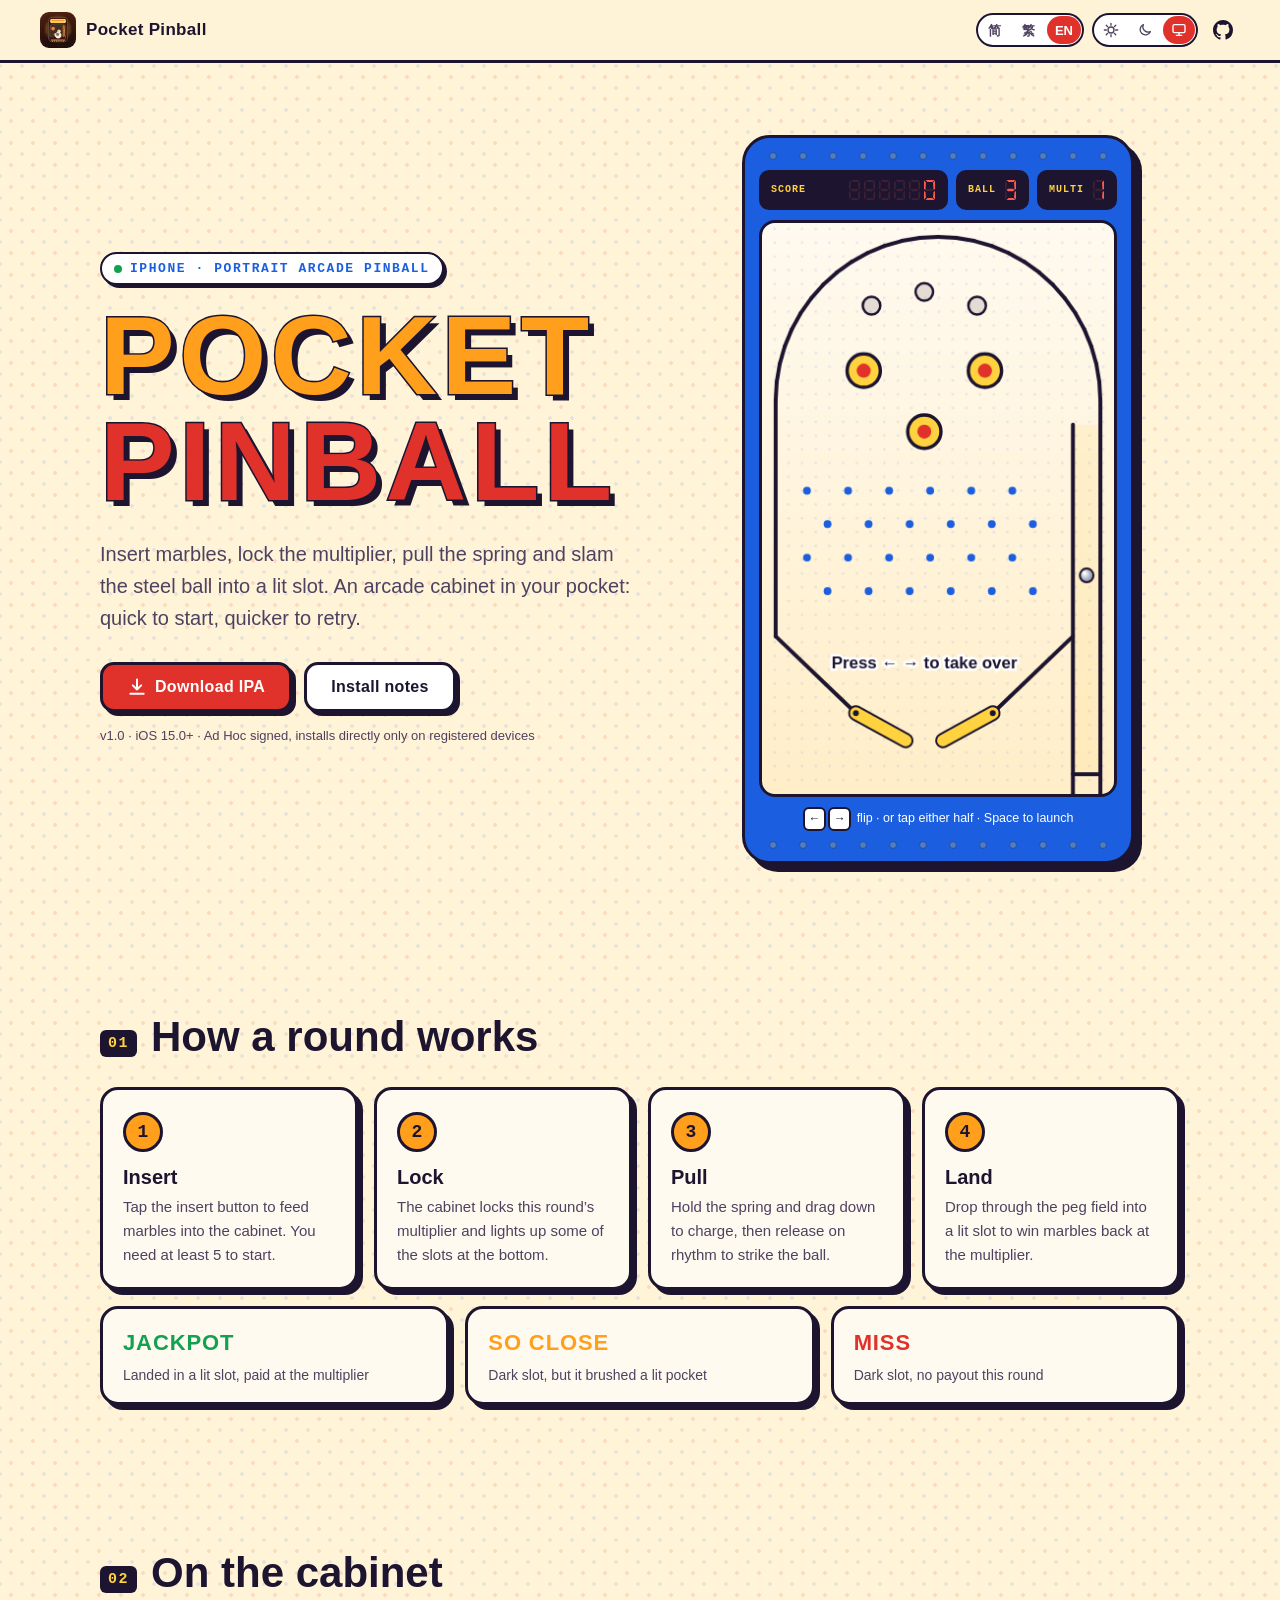
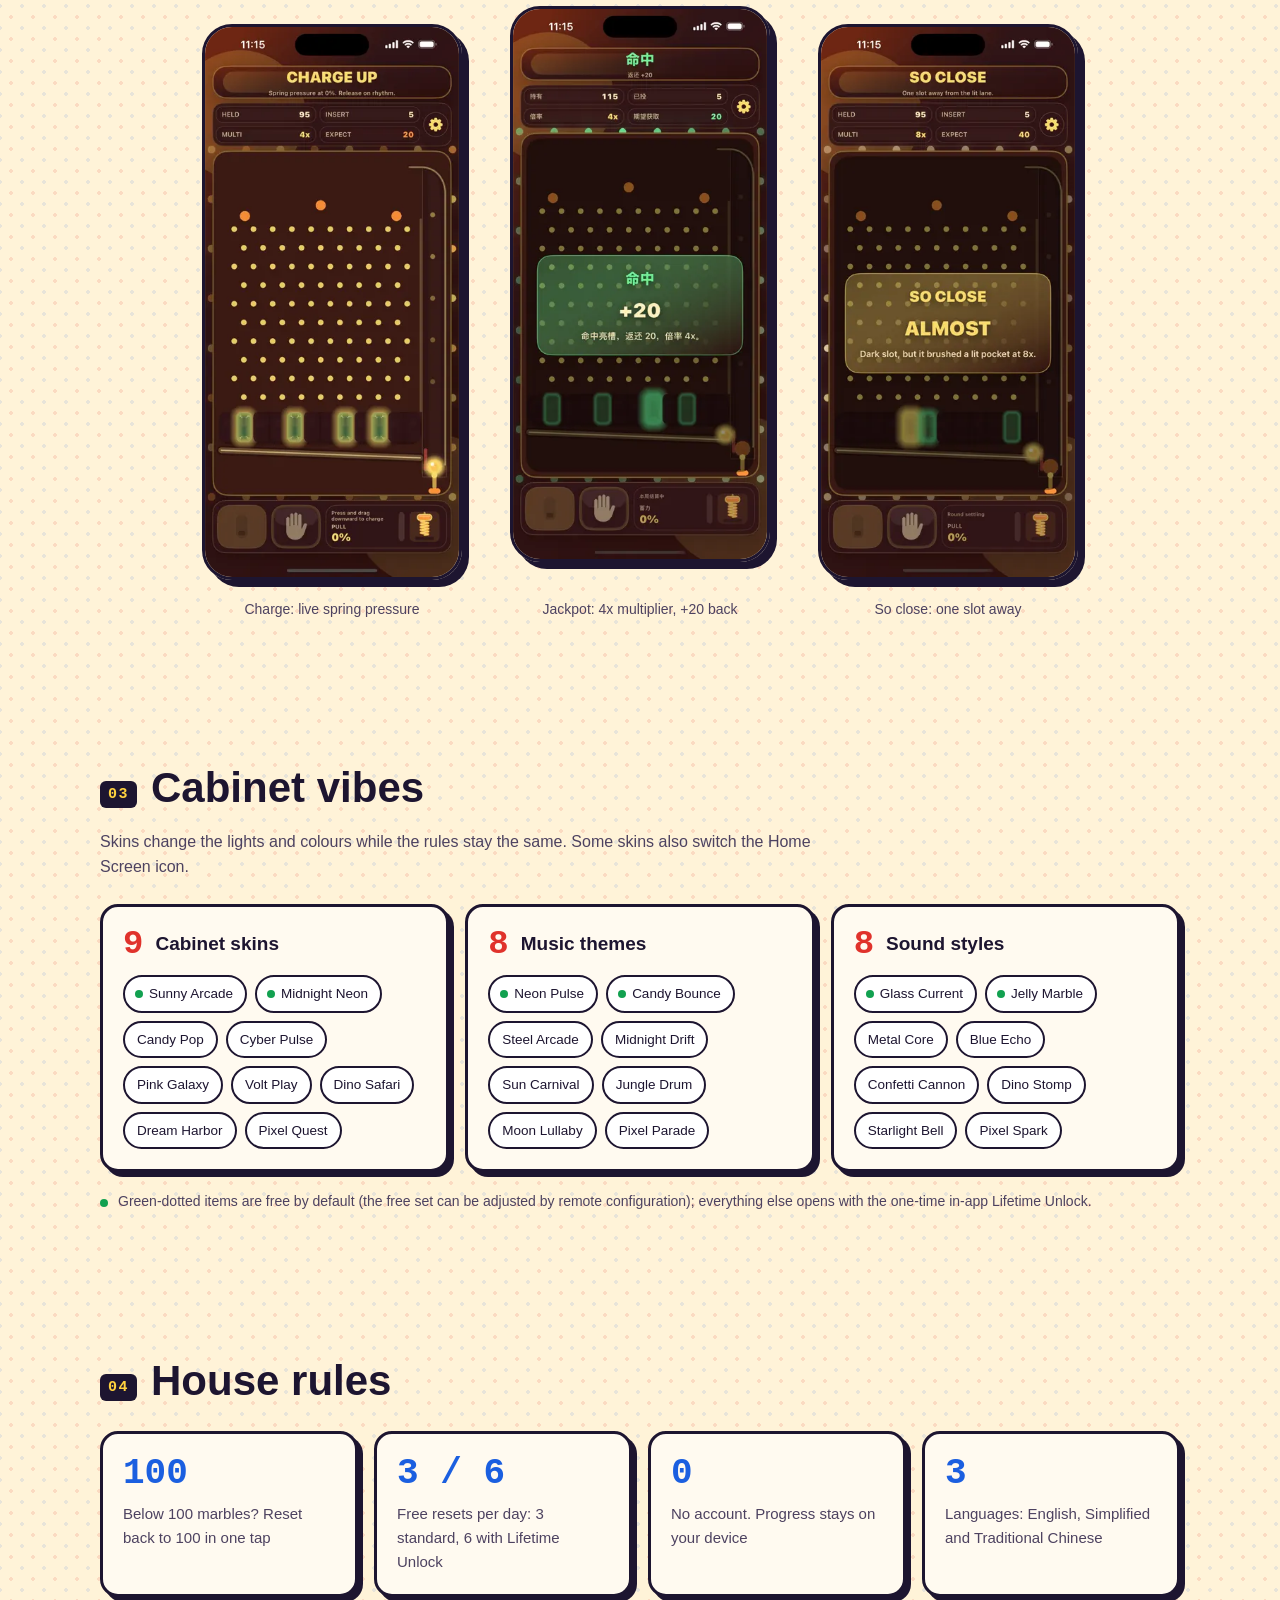
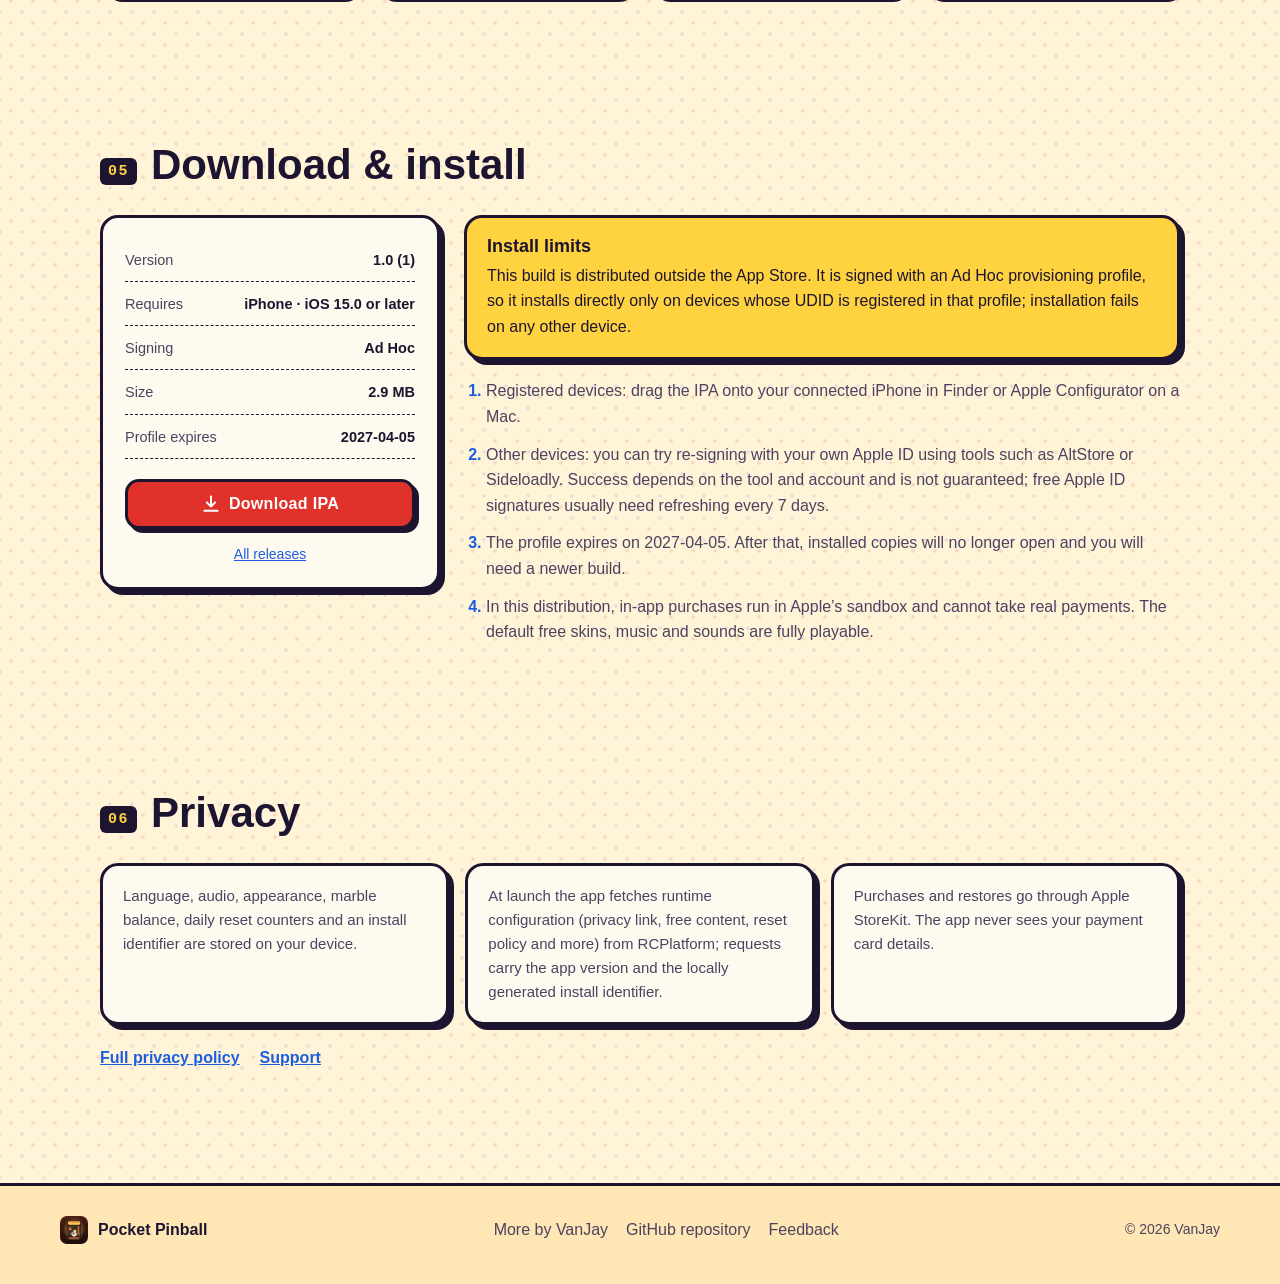
<file: index.html>
<!doctype html>
<html lang="zh-Hans" data-theme="dark">
<head>
<meta charset="utf-8">
<meta name="viewport" content="width=device-width, initial-scale=1, viewport-fit=cover">
<title>Pocket Pinball · 竖屏街机弹珠游戏</title>
<meta name="description" content="Pocket Pinball 是一款 iPhone 竖屏街机弹珠游戏：投珠、锁倍率、拉弹簧，把钢珠砸进亮槽。9 套机台皮肤、8 种背景音乐、8 种音效风格，无需账号。">
<meta name="theme-color" content="#0b0614" id="meta-theme-color">
<meta property="og:type" content="website">
<meta property="og:title" content="Pocket Pinball">
<meta property="og:description" content="iPhone 竖屏街机弹珠游戏：投珠、锁倍率、拉弹簧，把钢珠砸进亮槽。">
<meta property="og:image" content="assets/img/icon-180.png">
<link rel="icon" type="image/png" sizes="32x32" href="assets/img/favicon-32.png">
<link rel="apple-touch-icon" href="assets/img/icon-180.png">
<script>
// 首屏前确定语言与主题，避免闪烁；URL 参数优先于 localStorage
(function () {
  var d = document.documentElement, q = new URLSearchParams(location.search), s = null;
  try { s = localStorage; } catch (e) {}
  var mode = q.get('theme') || (s && s.getItem('pp-theme')) || 'system';
  if (['light', 'dark', 'system'].indexOf(mode) < 0) { mode = 'system'; }
  var dark = mode === 'dark' || (mode === 'system' && matchMedia('(prefers-color-scheme: dark)').matches);
  d.dataset.themeMode = mode;
  d.dataset.theme = dark ? 'dark' : 'light';
  var lang = q.get('lang') || (s && s.getItem('pp-lang'));
  if (['zh-Hans', 'zh-Hant', 'en'].indexOf(lang) < 0) {
    lang = 'en';
    var list = navigator.languages || [navigator.language || 'en'];
    for (var i = 0; i < list.length; i++) {
      var l = String(list[i]).toLowerCase();
      if (/^zh-(tw|hk|mo|hant)/.test(l)) { lang = 'zh-Hant'; break; }
      if (/^zh/.test(l)) { lang = 'zh-Hans'; break; }
      if (/^en/.test(l)) { break; }
    }
  }
  d.lang = lang;
})();
</script>
<link rel="stylesheet" href="assets/site.css">
</head>
<body>
<div class="crt" aria-hidden="true"></div>
<a class="skip" href="#main" data-i18n="skip">跳到正文</a>

<header class="top">
  <a class="brand" href="./" aria-label="Pocket Pinball">
    <img src="assets/img/icon-64.webp" srcset="assets/img/icon-64.webp 1x, assets/img/icon-128.webp 2x" width="36" height="36" alt="Pocket Pinball 图标" data-i18n-alt="iconAlt" decoding="async">
    <span class="brand-name">Pocket Pinball</span>
  </a>
  <nav class="tools">
    <div class="seg" role="group" aria-label="语言" data-i18n-aria="langLabel" id="lang-seg">
      <button type="button" data-lang="zh-Hans">简</button>
      <button type="button" data-lang="zh-Hant">繁</button>
      <button type="button" data-lang="en">EN</button>
    </div>
    <div class="seg" role="group" aria-label="主题" data-i18n-aria="themeLabel" id="theme-seg">
      <button type="button" data-theme-btn="light" aria-label="浅色" data-i18n-aria="themeLight"><svg viewBox="0 0 24 24" aria-hidden="true"><circle cx="12" cy="12" r="4.5"/><path d="M12 2v3M12 19v3M2 12h3M19 12h3M4.9 4.9l2.1 2.1M17 17l2.1 2.1M4.9 19.1 7 17M17 7l2.1-2.1"/></svg></button>
      <button type="button" data-theme-btn="dark" aria-label="深色" data-i18n-aria="themeDark"><svg viewBox="0 0 24 24" aria-hidden="true"><path d="M20 14.5A8 8 0 0 1 9.5 4a8 8 0 1 0 10.5 10.5Z"/></svg></button>
      <button type="button" data-theme-btn="system" aria-label="跟随系统" data-i18n-aria="themeSystem"><svg viewBox="0 0 24 24" aria-hidden="true"><rect x="3" y="4" width="18" height="12" rx="2"/><path d="M8 20h8M12 16v4"/></svg></button>
    </div>
    <a class="gh" href="https://github.com/wangwanjie/PinballMachine" aria-label="GitHub" rel="noopener"><svg viewBox="0 0 16 16" aria-hidden="true"><path d="M8 0C3.58 0 0 3.58 0 8c0 3.54 2.29 6.53 5.47 7.59.4.07.55-.17.55-.38 0-.19-.01-.82-.01-1.49-2.01.37-2.53-.49-2.69-.94-.09-.23-.48-.94-.82-1.13-.28-.15-.68-.52-.01-.53.63-.01 1.08.58 1.23.82.72 1.21 1.87.87 2.33.66.07-.52.28-.87.51-1.07-1.78-.2-3.64-.89-3.64-3.95 0-.87.31-1.59.82-2.15-.08-.2-.36-1.02.08-2.12 0 0 .67-.21 2.2.82.64-.18 1.32-.27 2-.27.68 0 1.36.09 2 .27 1.53-1.04 2.2-.82 2.2-.82.44 1.1.16 1.92.08 2.12.51.56.82 1.27.82 2.15 0 3.07-1.87 3.75-3.65 3.95.29.25.54.73.54 1.48 0 1.07-.01 1.93-.01 2.2 0 .21.15.46.55.38A8.013 8.013 0 0 0 16 8c0-4.42-3.58-8-8-8Z"/></svg></a>
  </nav>
</header>

<main id="main">
  <section class="hero">
    <div class="hero-copy">
      <p class="kicker"><span class="dot"></span><span data-i18n="kicker">iPhone · 竖屏街机弹珠</span></p>
      <h1 class="neon-title" aria-label="Pocket Pinball"><span class="tube t1">POCKET</span><span class="tube t2">PIN<span class="flick">B</span>ALL</span></h1>
      <p class="lead" data-i18n="lead">投珠、锁倍率、拉弹簧，把钢珠砸进亮槽。一台装进口袋的街机，开局快，重来更快。</p>
      <div class="cta">
        <a class="btn btn-primary" id="dl-btn" href="https://github.com/wangwanjie/PinballMachine/releases/latest/download/PocketPinball.ipa"><svg viewBox="0 0 24 24" aria-hidden="true"><path d="M12 3v12m0 0-5-5m5 5 5-5M4 20h16"/></svg><span data-i18n="ctaDownload">下载 IPA</span></a>
        <a class="btn btn-ghost" href="#install" data-i18n="ctaInstall">安装须知</a>
      </div>
      <p class="fine" data-i18n="ctaFine">v1.0 · iOS 15.0+ · Ad Hoc 签名，仅限已登记设备直接安装</p>
    </div>

    <div class="cabinet" id="cabinet">
      <div class="chase" aria-hidden="true"><i></i><i></i><i></i><i></i><i></i><i></i><i></i><i></i><i></i><i></i><i></i><i></i></div>
      <div class="board">
        <div class="readout"><span class="lbl" data-i18n="sbScore">得分</span><span class="seg7" id="sb-score" data-digits="6"></span></div>
        <div class="readout small"><span class="lbl" data-i18n="sbBall">球</span><span class="seg7" id="sb-ball" data-digits="1"></span></div>
        <div class="readout small"><span class="lbl" data-i18n="sbMulti">倍率</span><span class="seg7" id="sb-multi" data-digits="1"></span></div>
      </div>
      <canvas id="table" width="360" height="580" role="img" aria-label="可以玩的迷你弹珠台：方向键左右或点按左右半屏控制挡板" data-i18n-aria="canvasLabel"></canvas>
      <p class="hint" id="hint"><kbd>←</kbd><kbd>→</kbd> <span data-i18n="hint">控制挡板 · 点按左右半屏也行 · 空格发球</span></p>
      <div class="chase" aria-hidden="true"><i></i><i></i><i></i><i></i><i></i><i></i><i></i><i></i><i></i><i></i><i></i><i></i></div>
    </div>
  </section>

  <section class="how reveal" id="how">
    <h2 class="sec-title"><span class="sec-no">01</span><span data-i18n="howTitle">一局怎么玩</span></h2>
    <ol class="steps">
      <li class="step"><span class="step-n">1</span><h3 data-i18n="s1t">投珠</h3><p data-i18n="s1d">点投珠按钮把钢珠投进机台，至少 5 颗才能开局。</p></li>
      <li class="step"><span class="step-n">2</span><h3 data-i18n="s2t">锁倍率</h3><p data-i18n="s2d">机台锁定本局倍率，并点亮底部的若干槽位。</p></li>
      <li class="step"><span class="step-n">3</span><h3 data-i18n="s3t">拉弹簧</h3><p data-i18n="s3d">按住弹簧向下拖动蓄力，看准节奏松手，顶杆击球。</p></li>
      <li class="step"><span class="step-n">4</span><h3 data-i18n="s4t">进亮槽</h3><p data-i18n="s4d">钢珠穿过钉阵落进亮槽就算命中，按倍率返还弹珠。</p></li>
    </ol>
    <div class="results">
      <div class="res win"><b data-i18n="rWin">命中</b><span data-i18n="rWinD">落入亮槽，按倍率返还</span></div>
      <div class="res near"><b data-i18n="rNear">差一点</b><span data-i18n="rNearD">落入暗槽，但擦到亮槽边缘</span></div>
      <div class="res miss"><b data-i18n="rMiss">落空</b><span data-i18n="rMissD">落入暗槽，本局没有返还</span></div>
    </div>
  </section>

  <section class="shots reveal" id="shots">
    <h2 class="sec-title"><span class="sec-no">02</span><span data-i18n="shotsTitle">机台实拍</span></h2>
    <div class="phones">
      <figure class="phone">
        <img src="assets/img/shot-charge-360.webp" srcset="assets/img/shot-charge-360.webp 360w, assets/img/shot-charge-720.webp 719w" sizes="(max-width: 640px) 70vw, 260px" width="360" height="780" loading="lazy" decoding="async" alt="蓄力阶段：钉阵下方四个槽位被点亮" data-i18n-alt="shot1Alt">
        <figcaption data-i18n="shot1Cap">蓄力：弹簧压力实时显示</figcaption>
      </figure>
      <figure class="phone">
        <img src="assets/img/shot-win-360.webp" srcset="assets/img/shot-win-360.webp 360w, assets/img/shot-win-720.webp 719w" sizes="(max-width: 640px) 70vw, 260px" width="360" height="780" loading="lazy" decoding="async" alt="命中结算：返还 20 颗弹珠，倍率 4x" data-i18n-alt="shot2Alt">
        <figcaption data-i18n="shot2Cap">命中：倍率 4x，返还 +20</figcaption>
      </figure>
      <figure class="phone">
        <img src="assets/img/shot-nearmiss-360.webp" srcset="assets/img/shot-nearmiss-360.webp 360w, assets/img/shot-nearmiss-720.webp 719w" sizes="(max-width: 640px) 70vw, 260px" width="360" height="780" loading="lazy" decoding="async" alt="差一点：钢珠落入暗槽，紧挨 8x 亮槽" data-i18n-alt="shot3Alt">
        <figcaption data-i18n="shot3Cap">差一点：只差一格进亮槽</figcaption>
      </figure>
    </div>
  </section>

  <section class="vibes reveal" id="vibes">
    <h2 class="sec-title"><span class="sec-no">03</span><span data-i18n="vibesTitle">机台氛围</span></h2>
    <p class="sec-lead" data-i18n="vibesLead">皮肤只换灯光与配色，不改玩法。部分皮肤会同步更换主屏幕图标。</p>
    <div class="vibe-grid">
      <div class="vibe">
        <div class="vibe-head"><span class="big seg-count">9</span><h3 data-i18n="skinsT">机台皮肤</h3></div>
        <ul class="chips" id="chips-skins"></ul>
      </div>
      <div class="vibe">
        <div class="vibe-head"><span class="big seg-count">8</span><h3 data-i18n="musicT">背景音乐</h3></div>
        <ul class="chips" id="chips-music"></ul>
      </div>
      <div class="vibe">
        <div class="vibe-head"><span class="big seg-count">8</span><h3 data-i18n="sfxT">音效风格</h3></div>
        <ul class="chips" id="chips-sfx"></ul>
      </div>
    </div>
    <p class="note"><span class="free-dot"></span><span data-i18n="freeNote">标绿点的为默认免费项（免费范围可由远程配置调整）；其余内容通过应用内「永久解锁」一次性开启。</span></p>
  </section>

  <section class="facts reveal" id="facts">
    <h2 class="sec-title"><span class="sec-no">04</span><span data-i18n="factsTitle">机台规则</span></h2>
    <div class="fact-grid">
      <div class="fact"><span class="fact-k">100</span><p data-i18n="f1">弹珠少于 100 颗时，可一键重置为 100 颗</p></div>
      <div class="fact"><span class="fact-k">3 / 6</span><p data-i18n="f2">每日免费重置次数：普通 3 次，永久解锁后 6 次</p></div>
      <div class="fact"><span class="fact-k">0</span><p data-i18n="f3">无需注册账号，进度保存在本机</p></div>
      <div class="fact"><span class="fact-k">3</span><p data-i18n="f4">界面语言：简体中文、繁體中文、English</p></div>
    </div>
  </section>

  <section class="install reveal" id="install">
    <h2 class="sec-title"><span class="sec-no">05</span><span data-i18n="installTitle">下载与安装</span></h2>
    <div class="install-wrap">
      <div class="ticket">
        <div class="ticket-row"><span data-i18n="tVer">版本</span><b>1.0 (1)</b></div>
        <div class="ticket-row"><span data-i18n="tSys">系统要求</span><b data-i18n="tSysV">iPhone · iOS 15.0 或更高</b></div>
        <div class="ticket-row"><span data-i18n="tSign">签名</span><b>Ad Hoc</b></div>
        <div class="ticket-row"><span data-i18n="tSize">大小</span><b>2.9 MB</b></div>
        <div class="ticket-row"><span data-i18n="tExp">描述文件有效期至</span><b>2027-04-05</b></div>
        <a class="btn btn-primary wide" id="dl-btn-2" href="https://github.com/wangwanjie/PinballMachine/releases/latest/download/PocketPinball.ipa"><svg viewBox="0 0 24 24" aria-hidden="true"><path d="M12 3v12m0 0-5-5m5 5 5-5M4 20h16"/></svg><span data-i18n="ctaDownload">下载 IPA</span></a>
        <a class="link" href="https://github.com/wangwanjie/PinballMachine/releases" data-i18n="allReleases">查看全部版本</a>
      </div>
      <div class="install-text">
        <div class="warn">
          <h3 data-i18n="limitT">安装限制</h3>
          <p data-i18n="limitD">这是 App Store 之外的分发版本。安装包使用 Ad Hoc 描述文件签名，只有 UDID 已登记在该描述文件中的设备才能直接安装；其他设备安装会失败。</p>
        </div>
        <ol class="howto">
          <li data-i18n="i1">已登记设备：用 Mac 上的 Finder 或 Apple Configurator，把 IPA 拖到已连接的 iPhone 上安装。</li>
          <li data-i18n="i2">未登记设备：可以尝试用 AltStore、Sideloadly 等工具以自己的 Apple ID 重新签名后安装，能否成功取决于工具与账号，这里不作保证；免费 Apple ID 签名通常 7 天后需重新签名。</li>
          <li data-i18n="i3">描述文件在 2027-04-05 过期，之后已安装的副本将无法打开，需要换用新的安装包。</li>
          <li data-i18n="i4">应用内购买在这种分发方式下走 Apple 沙盒环境，无法真实付费；默认免费的皮肤、音乐与音效可以直接游玩。</li>
        </ol>
      </div>
    </div>
  </section>

  <section class="privacy reveal" id="privacy">
    <h2 class="sec-title"><span class="sec-no">06</span><span data-i18n="privTitle">隐私</span></h2>
    <div class="priv-grid">
      <p data-i18n="p1">语言、音频、外观、弹珠数量、每日重置计数和安装标识保存在设备本地。</p>
      <p data-i18n="p2">启动时向 RCPlatform 拉取运行时配置（隐私政策链接、免费内容、重置策略等），请求中带有应用版本与本地生成的安装标识。</p>
      <p data-i18n="p3">购买与恢复购买由 Apple StoreKit 处理，应用不接触你的支付卡信息。</p>
    </div>
    <p class="priv-links"><a href="public/privacy-policy.html" data-i18n="privLink">完整隐私政策</a><a href="public/support.html" data-i18n="supportLink">技术支持</a></p>
  </section>
</main>

<footer class="foot">
  <div class="foot-inner">
    <div class="foot-brand"><img src="assets/img/icon-64.webp" width="28" height="28" alt="" loading="lazy" decoding="async"><span>Pocket Pinball</span></div>
    <nav class="foot-links">
      <a href="https://vanjay.cn" data-i18n="more">VanJay 的更多作品</a>
      <a href="https://github.com/wangwanjie/PinballMachine" data-i18n="repo">GitHub 仓库</a>
      <a href="https://github.com/wangwanjie/PinballMachine/issues" data-i18n="feedback">反馈问题</a>
    </nav>
    <p class="copy">© 2026 VanJay</p>
  </div>
</footer>

<script src="assets/site.js" defer></script>
<script src="assets/pinball.js" defer></script>
</body>
</html>
</file>
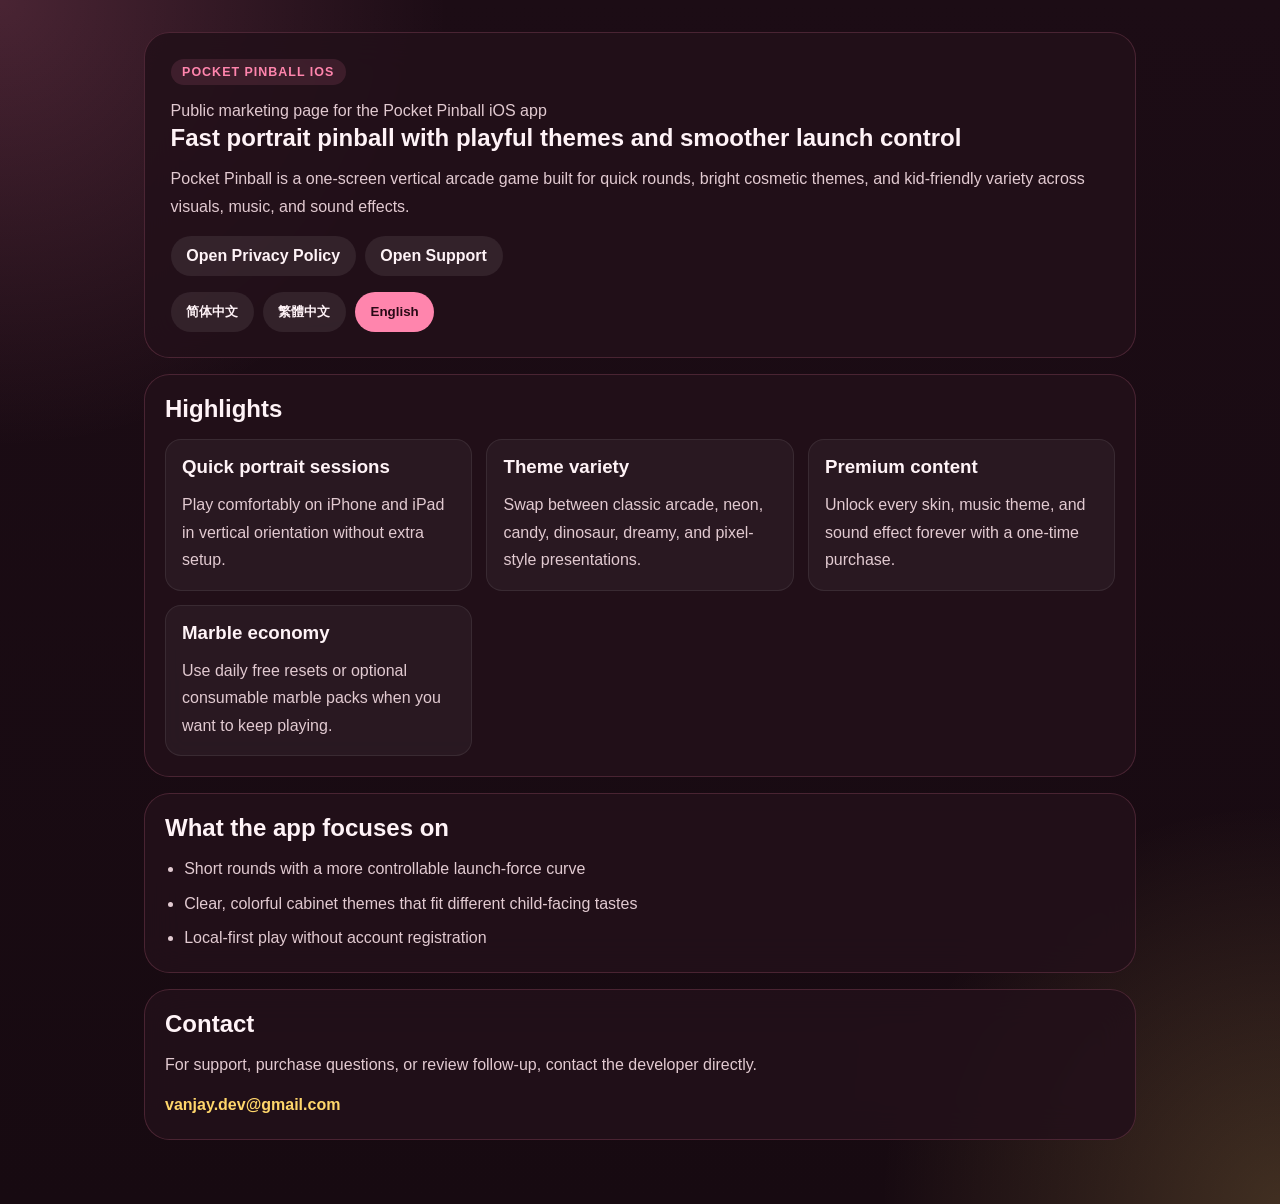
<file: public/marketing.html>
<!doctype html>
<html lang="en">
  <head>
    <meta charset="UTF-8" />
    <meta name="viewport" content="width=device-width, initial-scale=1.0" />
    <title>Pocket Pinball</title>
    <style>
      :root {
        color-scheme: light;
        --bg: #170a11;
        --panel: rgba(35, 16, 26, 0.88);
        --line: rgba(255, 133, 173, 0.18);
        --text: #fff3f7;
        --muted: #e2cad1;
        --accent: #ff85ad;
        --accent-2: #ffd66b;
      }

      * { box-sizing: border-box; }

      body {
        margin: 0;
        font-family: "Avenir Next", "PingFang SC", "Hiragino Sans GB", sans-serif;
        color: var(--text);
        background:
          radial-gradient(circle at top left, rgba(255, 133, 173, 0.20), transparent 28rem),
          radial-gradient(circle at bottom right, rgba(255, 214, 107, 0.18), transparent 25rem),
          linear-gradient(180deg, #1c0c15 0%, var(--bg) 100%);
      }

      main {
        width: min(100%, 64rem);
        margin: 0 auto;
        padding: 2rem 1rem 4rem;
      }

      .hero, .section {
        border: 1px solid var(--line);
        border-radius: 1.6rem;
        background: var(--panel);
        backdrop-filter: blur(18px);
      }

      .hero { padding: 1.6rem; }
      .section { margin-top: 1rem; padding: 1.25rem; }

      .badge {
        display: inline-flex;
        margin-bottom: 0.75rem;
        padding: 0.38rem 0.72rem;
        border-radius: 999px;
        background: rgba(255, 133, 173, 0.12);
        color: var(--accent);
        font-size: 0.78rem;
        font-weight: 700;
        letter-spacing: 0.08em;
        text-transform: uppercase;
      }

      h1, h2, h3 { margin: 0 0 0.8rem; }
      p, li { margin: 0; line-height: 1.72; color: var(--muted); }
      ul { margin: 0; padding-left: 1.2rem; }
      li + li { margin-top: 0.45rem; }

      .lang-switcher, .link-row {
        display: flex;
        flex-wrap: wrap;
        gap: 0.55rem;
        margin-top: 1rem;
      }

      .lang-switcher button, .link-chip {
        border: 0;
        border-radius: 999px;
        padding: 0.68rem 0.98rem;
        background: rgba(255, 255, 255, 0.08);
        color: var(--text);
        cursor: pointer;
        text-decoration: none;
        font-weight: 600;
      }

      .lang-switcher button.is-active {
        background: var(--accent);
        color: #2a0916;
      }

      .feature-grid {
        display: grid;
        grid-template-columns: repeat(auto-fit, minmax(15rem, 1fr));
        gap: 0.9rem;
        margin-top: 1rem;
      }

      .feature-card {
        padding: 1rem;
        border-radius: 1rem;
        border: 1px solid rgba(255, 255, 255, 0.08);
        background: rgba(255, 255, 255, 0.04);
      }

      .contact-link {
        color: var(--accent-2);
        text-decoration: none;
        font-weight: 700;
      }
    </style>
  </head>
  <body>
    <main>
      <section class="hero">
        <div class="badge">Pocket Pinball iOS</div>
        <p data-i18n="hero.label"></p>
        <h1 data-i18n="title"></h1>
        <p data-i18n="summary"></p>
        <div class="link-row">
          <a class="link-chip" href="./privacy-policy.html" data-i18n-link="links.privacy"></a>
          <a class="link-chip" href="./support.html" data-i18n-link="links.support"></a>
        </div>
        <div class="lang-switcher" aria-label="Language Switcher">
          <button type="button" data-lang-switch="zh-Hans">简体中文</button>
          <button type="button" data-lang-switch="zh-Hant">繁體中文</button>
          <button type="button" data-lang-switch="en">English</button>
        </div>
      </section>

      <section class="section">
        <h2 data-i18n="sections.highlights.title"></h2>
        <div class="feature-grid" id="highlights-grid"></div>
      </section>

      <section class="section">
        <h2 data-i18n="sections.why.title"></h2>
        <ul id="why-list"></ul>
      </section>

      <section class="section">
        <h2 data-i18n="sections.contact.title"></h2>
        <p data-i18n="sections.contact.body"></p>
        <p style="margin-top: 0.8rem">
          <a class="contact-link" href="mailto:vanjay.dev@gmail.com">vanjay.dev@gmail.com</a>
        </p>
      </section>

      <script>
        const messages = {
          en: {
            title: "Fast portrait pinball with playful themes and smoother launch control",
            hero: { label: "Public marketing page for the Pocket Pinball iOS app" },
            summary: "Pocket Pinball is a one-screen vertical arcade game built for quick rounds, bright cosmetic themes, and kid-friendly variety across visuals, music, and sound effects.",
            links: { privacy: "Open Privacy Policy", support: "Open Support" },
            sections: {
              highlights: {
                title: "Highlights",
                items: [
                  { title: "Quick portrait sessions", body: "Play comfortably on iPhone and iPad in vertical orientation without extra setup." },
                  { title: "Theme variety", body: "Swap between classic arcade, neon, candy, dinosaur, dreamy, and pixel-style presentations." },
                  { title: "Premium content", body: "Unlock every skin, music theme, and sound effect forever with a one-time purchase." },
                  { title: "Marble economy", body: "Use daily free resets or optional consumable marble packs when you want to keep playing." }
                ]
              },
              why: {
                title: "What the app focuses on",
                items: [
                  "Short rounds with a more controllable launch-force curve",
                  "Clear, colorful cabinet themes that fit different child-facing tastes",
                  "Local-first play without account registration"
                ]
              },
              contact: {
                title: "Contact",
                body: "For support, purchase questions, or review follow-up, contact the developer directly."
              }
            }
          },
          "zh-Hans": {
            title: "更顺手的竖屏弹珠街机体验，配上多套亲子化主题风格",
            hero: { label: "Pocket Pinball iOS 客户端公开市场页" },
            summary: "Pocket Pinball 是一款单屏竖屏街机弹珠游戏，适合快速来一局，并通过多套皮肤、背景音乐和音效风格覆盖更丰富的小孩审美偏好。",
            links: { privacy: "打开隐私政策", support: "打开技术支持" },
            sections: {
              highlights: {
                title: "核心亮点",
                items: [
                  { title: "快速竖屏开局", body: "在 iPhone 和 iPad 上都以竖屏单屏方式完成完整游玩。" },
                  { title: "丰富主题风格", body: "提供经典街机、霓虹、糖果、恐龙、梦境与像素等差异明显的视觉方案。" },
                  { title: "Premium 内容", body: "通过一次性购买永久解锁全部皮肤、背景音乐和音效。" },
                  { title: "弹珠经济系统", body: "可以使用每日免费重置，也可以在需要时购买消耗型弹珠包。" }
                ]
              },
              why: {
                title: "这款应用关注什么",
                items: [
                  "更自然、更可控的发射力道与下落节奏",
                  "适合不同小孩喜好的鲜明主题与音效组合",
                  "不依赖账号注册的本地优先游玩体验"
                ]
              },
              contact: {
                title: "联系开发者",
                body: "如果你有支持、购买或审核相关问题，可以直接通过邮件联系开发者。"
              }
            }
          },
          "zh-Hant": {
            title: "更順手的直向彈珠街機體驗，搭配多套親子化主題風格",
            hero: { label: "Pocket Pinball iOS 用戶端公開市場頁" },
            summary: "Pocket Pinball 是一款單螢幕直向街機彈珠遊戲，適合快速開一局，並透過多套皮膚、背景音樂與音效風格覆蓋更豐富的小孩審美偏好。",
            links: { privacy: "打開隱私政策", support: "打開技術支援" },
            sections: {
              highlights: {
                title: "核心亮點",
                items: [
                  { title: "快速直向開局", body: "在 iPhone 和 iPad 上都以直向單螢幕方式完成完整遊玩。" },
                  { title: "豐富主題風格", body: "提供經典街機、霓虹、糖果、恐龍、夢境與像素等差異明顯的視覺方案。" },
                  { title: "Premium 內容", body: "透過一次性購買永久解鎖全部皮膚、背景音樂與音效。" },
                  { title: "彈珠經濟系統", body: "可以使用每日免費重置，也可以在需要時購買消耗型彈珠包。" }
                ]
              },
              why: {
                title: "這款應用關注什麼",
                items: [
                  "更自然、更容易掌控的發射力道與下落節奏",
                  "適合不同小孩喜好的鮮明主題與音效組合",
                  "不依賴帳號註冊的本地優先遊玩體驗"
                ]
              },
              contact: {
                title: "聯絡開發者",
                body: "如果你有支援、購買或審核相關問題，可以直接透過電子郵件聯絡開發者。"
              }
            }
          }
        };

        const localeMap = { "zh-Hans": "zh-Hans", "zh-Hant": "zh-Hant", en: "en" };
        function getPreferredLocale() {
          const stored = localStorage.getItem("pocket-pinball-public-locale");
          if (stored && messages[stored]) return stored;
          const language = navigator.language || "en";
          if (language.startsWith("zh-Hant") || language.includes("TW") || language.includes("HK")) return "zh-Hant";
          if (language.startsWith("zh")) return "zh-Hans";
          return "en";
        }
        function applyLocale(locale) {
          const resolved = localeMap[locale] || "en";
          const data = messages[resolved];
          localStorage.setItem("pocket-pinball-public-locale", resolved);
          document.documentElement.lang = resolved;
          document.querySelectorAll("[data-i18n]").forEach((element) => {
            const path = element.getAttribute("data-i18n").split(".");
            let value = data;
            path.forEach((segment) => value = value?.[segment]);
            element.textContent = value ?? "";
          });
          document.querySelectorAll("[data-i18n-link]").forEach((element) => {
            const path = element.getAttribute("data-i18n-link").split(".");
            let value = data;
            path.forEach((segment) => value = value?.[segment]);
            element.textContent = value ?? "";
          });
          const highlightsGrid = document.getElementById("highlights-grid");
          const whyList = document.getElementById("why-list");
          highlightsGrid.innerHTML = "";
          whyList.innerHTML = "";
          data.sections.highlights.items.forEach((item) => {
            const card = document.createElement("article");
            card.className = "feature-card";
            const title = document.createElement("h3");
            title.textContent = item.title;
            const body = document.createElement("p");
            body.textContent = item.body;
            card.appendChild(title);
            card.appendChild(body);
            highlightsGrid.appendChild(card);
          });
          data.sections.why.items.forEach((item) => {
            const li = document.createElement("li");
            li.textContent = item;
            whyList.appendChild(li);
          });
          document.querySelectorAll("[data-lang-switch]").forEach((button) => {
            button.classList.toggle("is-active", button.getAttribute("data-lang-switch") === resolved);
          });
        }
        document.querySelectorAll("[data-lang-switch]").forEach((button) => {
          button.addEventListener("click", () => applyLocale(button.getAttribute("data-lang-switch")));
        });
        applyLocale(getPreferredLocale());
      </script>
    </main>
  </body>
</html>
</file>
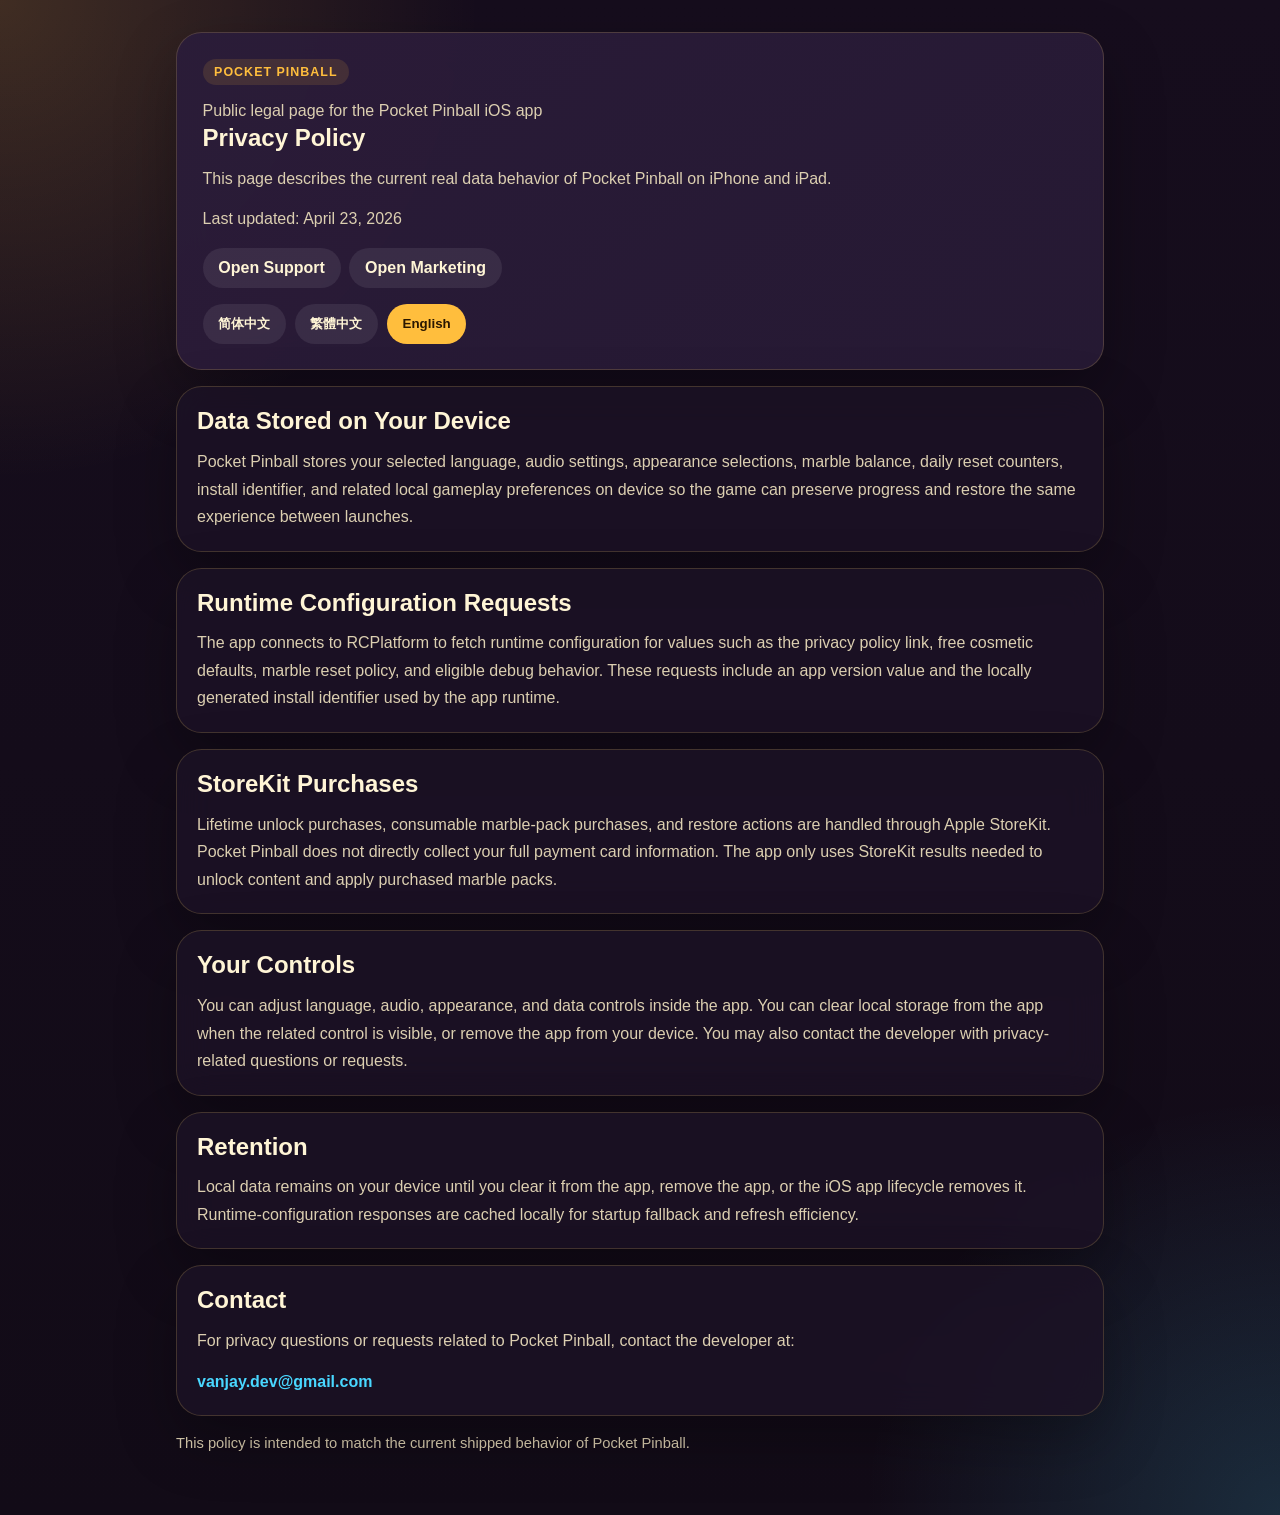
<file: public/privacy-policy.html>
<!doctype html>
<html lang="en">
  <head>
    <meta charset="UTF-8" />
    <meta name="viewport" content="width=device-width, initial-scale=1.0" />
    <title>Pocket Pinball Privacy Policy</title>
    <style>
      :root {
        color-scheme: light;
        --bg: #120b17;
        --panel: rgba(28, 19, 37, 0.84);
        --panel-strong: rgba(39, 26, 52, 0.96);
        --line: rgba(255, 214, 107, 0.18);
        --text: #fff5d6;
        --muted: #dccfb1;
        --accent: #ffbe3d;
        --accent-2: #49d7ff;
      }

      * {
        box-sizing: border-box;
      }

      body {
        margin: 0;
        font-family: "Avenir Next", "PingFang SC", "Hiragino Sans GB", sans-serif;
        color: var(--text);
        background:
          radial-gradient(circle at top left, rgba(255, 190, 61, 0.18), transparent 30rem),
          radial-gradient(circle at bottom right, rgba(73, 215, 255, 0.16), transparent 26rem),
          linear-gradient(180deg, #160d1d 0%, var(--bg) 100%);
      }

      main {
        width: min(100%, 60rem);
        margin: 0 auto;
        padding: 2rem 1rem 4rem;
      }

      .hero,
      .section {
        border: 1px solid var(--line);
        border-radius: 1.6rem;
        background: var(--panel);
        backdrop-filter: blur(18px);
        box-shadow: 0 24px 60px rgba(0, 0, 0, 0.28);
      }

      .hero {
        padding: 1.6rem;
        background: linear-gradient(145deg, rgba(43, 28, 57, 0.96), var(--panel-strong));
      }

      .section {
        margin-top: 1rem;
        padding: 1.25rem;
      }

      .badge {
        display: inline-flex;
        align-items: center;
        gap: 0.5rem;
        margin-bottom: 0.75rem;
        padding: 0.38rem 0.72rem;
        border-radius: 999px;
        background: rgba(255, 190, 61, 0.12);
        color: var(--accent);
        font-size: 0.78rem;
        font-weight: 700;
        letter-spacing: 0.08em;
        text-transform: uppercase;
      }

      h1,
      h2 {
        margin: 0 0 0.8rem;
      }

      p {
        margin: 0;
        line-height: 1.72;
        color: var(--muted);
      }

      .section p + p {
        margin-top: 0.75rem;
      }

      .lang-switcher,
      .link-row {
        display: flex;
        flex-wrap: wrap;
        gap: 0.55rem;
        margin-top: 1rem;
      }

      .lang-switcher button,
      .link-chip {
        border: 0;
        border-radius: 999px;
        padding: 0.68rem 0.98rem;
        background: rgba(255, 255, 255, 0.08);
        color: var(--text);
        cursor: pointer;
        text-decoration: none;
        font-weight: 600;
      }

      .lang-switcher button.is-active {
        background: var(--accent);
        color: #2a1700;
      }

      .contact-link {
        color: var(--accent-2);
        text-decoration: none;
        font-weight: 700;
      }

      footer {
        padding-top: 1.2rem;
        font-size: 0.92rem;
        color: var(--muted);
      }
    </style>
  </head>
  <body>
    <main>
      <section class="hero">
        <div class="badge">Pocket Pinball</div>
        <p data-i18n="hero.label"></p>
        <h1 data-i18n="title"></h1>
        <p data-i18n="summary"></p>
        <p style="margin-top: 0.75rem" data-i18n="updatedAt"></p>
        <div class="link-row">
          <a class="link-chip" href="./support.html" data-i18n-link="links.support"></a>
          <a class="link-chip" href="./marketing.html" data-i18n-link="links.marketing"></a>
        </div>
        <div class="lang-switcher" aria-label="Language Switcher">
          <button type="button" data-lang-switch="zh-Hans">简体中文</button>
          <button type="button" data-lang-switch="zh-Hant">繁體中文</button>
          <button type="button" data-lang-switch="en">English</button>
        </div>
      </section>

      <section class="section">
        <h2 data-i18n="sections.local.title"></h2>
        <p data-i18n="sections.local.body"></p>
      </section>

      <section class="section">
        <h2 data-i18n="sections.network.title"></h2>
        <p data-i18n="sections.network.body"></p>
      </section>

      <section class="section">
        <h2 data-i18n="sections.purchases.title"></h2>
        <p data-i18n="sections.purchases.body"></p>
      </section>

      <section class="section">
        <h2 data-i18n="sections.controls.title"></h2>
        <p data-i18n="sections.controls.body"></p>
      </section>

      <section class="section">
        <h2 data-i18n="sections.retention.title"></h2>
        <p data-i18n="sections.retention.body"></p>
      </section>

      <section class="section">
        <h2 data-i18n="contact.title"></h2>
        <p data-i18n="contact.body"></p>
        <p style="margin-top: 0.8rem">
          <a class="contact-link" href="mailto:vanjay.dev@gmail.com">vanjay.dev@gmail.com</a>
        </p>
      </section>

      <footer data-i18n="footer"></footer>
    </main>

    <script>
      const messages = {
        en: {
          title: "Privacy Policy",
          hero: {
            label: "Public legal page for the Pocket Pinball iOS app",
          },
          summary: "This page describes the current real data behavior of Pocket Pinball on iPhone and iPad.",
          updatedAt: "Last updated: April 23, 2026",
          links: {
            support: "Open Support",
            marketing: "Open Marketing",
          },
          sections: {
            local: {
              title: "Data Stored on Your Device",
              body: "Pocket Pinball stores your selected language, audio settings, appearance selections, marble balance, daily reset counters, install identifier, and related local gameplay preferences on device so the game can preserve progress and restore the same experience between launches.",
            },
            network: {
              title: "Runtime Configuration Requests",
              body: "The app connects to RCPlatform to fetch runtime configuration for values such as the privacy policy link, free cosmetic defaults, marble reset policy, and eligible debug behavior. These requests include an app version value and the locally generated install identifier used by the app runtime.",
            },
            purchases: {
              title: "StoreKit Purchases",
              body: "Lifetime unlock purchases, consumable marble-pack purchases, and restore actions are handled through Apple StoreKit. Pocket Pinball does not directly collect your full payment card information. The app only uses StoreKit results needed to unlock content and apply purchased marble packs.",
            },
            controls: {
              title: "Your Controls",
              body: "You can adjust language, audio, appearance, and data controls inside the app. You can clear local storage from the app when the related control is visible, or remove the app from your device. You may also contact the developer with privacy-related questions or requests.",
            },
            retention: {
              title: "Retention",
              body: "Local data remains on your device until you clear it from the app, remove the app, or the iOS app lifecycle removes it. Runtime-configuration responses are cached locally for startup fallback and refresh efficiency.",
            },
          },
          contact: {
            title: "Contact",
            body: "For privacy questions or requests related to Pocket Pinball, contact the developer at:",
          },
          footer: "This policy is intended to match the current shipped behavior of Pocket Pinball.",
        },
        "zh-Hans": {
          title: "隐私政策",
          hero: {
            label: "Pocket Pinball iOS 客户端公开法律页面",
          },
          summary: "本页面说明 Pocket Pinball 在 iPhone 和 iPad 上当前版本的真实数据处理行为。",
          updatedAt: "最后更新：2026 年 4 月 23 日",
          links: {
            support: "打开技术支持",
            marketing: "打开市场页",
          },
          sections: {
            local: {
              title: "设备本地存储的数据",
              body: "Pocket Pinball 会在设备本地保存你选择的语言、音频设置、外观选择、弹珠数量、每日重置计数、安装标识以及相关玩法偏好，用于在多次启动之间保留相同的游戏体验。",
            },
            network: {
              title: "运行时配置请求",
              body: "应用会连接 RCPlatform 拉取运行时配置，用于更新隐私政策链接、免费外观默认项、弹珠重置策略以及部分调试可见性。相关请求会包含应用版本值，以及应用本地生成的安装标识。",
            },
            purchases: {
              title: "StoreKit 购买",
              body: "永久解锁、消耗型弹珠包和恢复购买均通过 Apple StoreKit 处理。Pocket Pinball 不会直接收集你的完整银行卡信息，应用只使用完成内容解锁和发放弹珠所需的 StoreKit 结果。",
            },
            controls: {
              title: "你的控制权",
              body: "你可以在应用内调整语言、音频、外观和数据相关设置。相关控制项可见时，你也可以在应用内清除本地存储，或者直接删除应用。若有隐私问题，也可以通过邮件联系开发者。",
            },
            retention: {
              title: "保留期限",
              body: "本地数据会保留在你的设备上，直到你在应用内清除、删除应用，或因 iOS 生命周期变化而被移除。运行时配置响应也会在本地缓存，用于离线启动回退和提高刷新效率。",
            },
          },
          contact: {
            title: "联系方式",
            body: "如果你对 Pocket Pinball 的隐私处理有任何问题或请求，请通过以下邮箱联系开发者：",
          },
          footer: "本政策旨在反映 Pocket Pinball 当前已发布版本的真实行为。",
        },
        "zh-Hant": {
          title: "隱私政策",
          hero: {
            label: "Pocket Pinball iOS 用戶端公開法律頁面",
          },
          summary: "本頁面說明 Pocket Pinball 在 iPhone 和 iPad 上目前版本的真實資料處理行為。",
          updatedAt: "最後更新：2026 年 4 月 23 日",
          links: {
            support: "打開技術支援",
            marketing: "打開市場頁",
          },
          sections: {
            local: {
              title: "裝置本地儲存的資料",
              body: "Pocket Pinball 會在裝置本地儲存你選擇的語言、音訊設定、外觀選擇、彈珠數量、每日重置計數、安裝識別碼以及相關玩法偏好，用於在多次啟動之間保留相同的遊戲體驗。",
            },
            network: {
              title: "執行期設定請求",
              body: "應用會連線至 RCPlatform 拉取執行期設定，用於更新隱私政策連結、免費外觀預設項、彈珠重置策略以及部分除錯可見性。相關請求會包含應用版本值，以及應用本地產生的安裝識別碼。",
            },
            purchases: {
              title: "StoreKit 購買",
              body: "永久解鎖、消耗型彈珠包與恢復購買均透過 Apple StoreKit 處理。Pocket Pinball 不會直接收集你的完整銀行卡資訊，應用只使用完成內容解鎖與發放彈珠所需的 StoreKit 結果。",
            },
            controls: {
              title: "你的控制權",
              body: "你可以在應用內調整語言、音訊、外觀與資料相關設定。相關控制項可見時，你也可以在應用內清除本地儲存，或直接刪除應用。若有隱私問題，也可以透過電子郵件聯絡開發者。",
            },
            retention: {
              title: "保留期限",
              body: "本地資料會保留在你的裝置上，直到你在應用內清除、刪除應用，或因 iOS 生命週期變化而被移除。執行期設定回應也會在本地快取，用於離線啟動回退與提升刷新效率。",
            },
          },
          contact: {
            title: "聯絡方式",
            body: "如果你對 Pocket Pinball 的隱私處理有任何問題或請求，請透過以下電子郵件聯絡開發者：",
          },
          footer: "本政策旨在反映 Pocket Pinball 目前已發布版本的真實行為。",
        },
      };

      const localeMap = { "zh-Hans": "zh-Hans", "zh-Hant": "zh-Hant", en: "en" };

      function preferredLocale() {
        const stored = localStorage.getItem("pocket-pinball-public-locale");
        if (stored && messages[stored]) return stored;
        const language = navigator.language || "en";
        if (language.startsWith("zh-Hant") || language.includes("TW") || language.includes("HK")) return "zh-Hant";
        if (language.startsWith("zh")) return "zh-Hans";
        return "en";
      }

      function applyLocale(locale) {
        const resolved = localeMap[locale] || "en";
        const data = messages[resolved];
        localStorage.setItem("pocket-pinball-public-locale", resolved);
        document.documentElement.lang = resolved;

        document.querySelectorAll("[data-i18n]").forEach((element) => {
          const path = element.getAttribute("data-i18n").split(".");
          let value = data;
          path.forEach((segment) => {
            value = value?.[segment];
          });
          element.textContent = value ?? "";
        });

        document.querySelectorAll("[data-i18n-link]").forEach((element) => {
          const path = element.getAttribute("data-i18n-link").split(".");
          let value = data;
          path.forEach((segment) => {
            value = value?.[segment];
          });
          element.textContent = value ?? "";
        });

        document.querySelectorAll("[data-lang-switch]").forEach((button) => {
          button.classList.toggle("is-active", button.getAttribute("data-lang-switch") === resolved);
        });
      }

      document.querySelectorAll("[data-lang-switch]").forEach((button) => {
        button.addEventListener("click", () => applyLocale(button.getAttribute("data-lang-switch")));
      });

      applyLocale(preferredLocale());
    </script>
  </body>
</html>
</file>
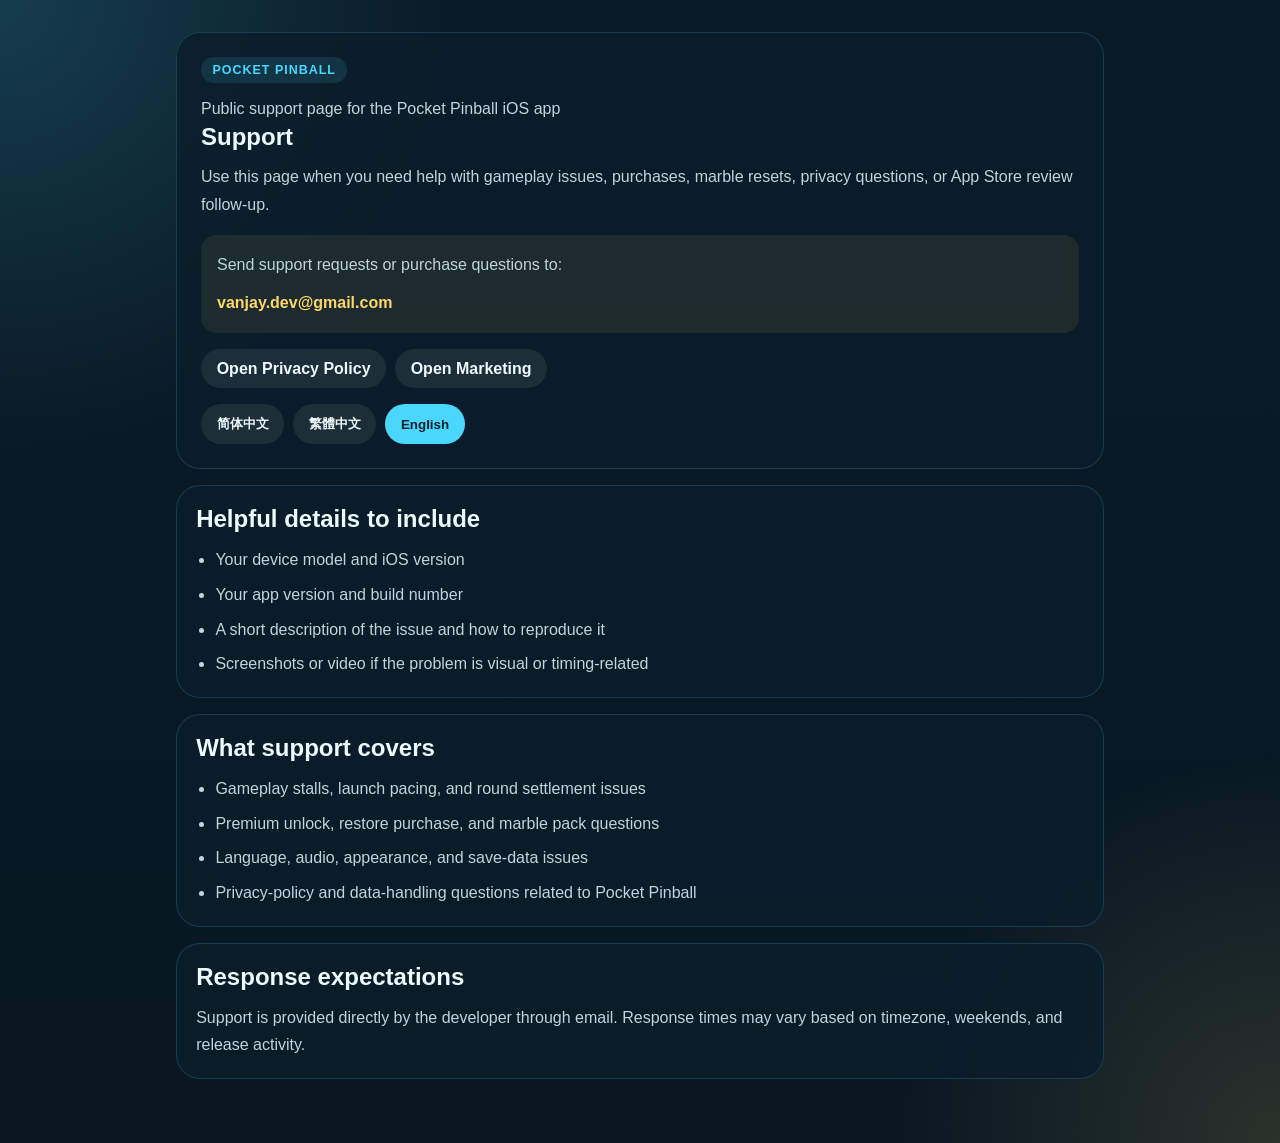
<file: public/support.html>
<!doctype html>
<html lang="en">
  <head>
    <meta charset="UTF-8" />
    <meta name="viewport" content="width=device-width, initial-scale=1.0" />
    <title>Pocket Pinball Support</title>
    <style>
      :root {
        color-scheme: light;
        --bg: #081722;
        --panel: rgba(11, 30, 43, 0.86);
        --line: rgba(73, 215, 255, 0.18);
        --text: #eefbff;
        --muted: #bfd4dc;
        --accent: #49d7ff;
        --accent-2: #ffd66b;
      }

      * { box-sizing: border-box; }

      body {
        margin: 0;
        font-family: "Avenir Next", "PingFang SC", "Hiragino Sans GB", sans-serif;
        color: var(--text);
        background:
          radial-gradient(circle at top left, rgba(73, 215, 255, 0.18), transparent 28rem),
          radial-gradient(circle at bottom right, rgba(255, 214, 107, 0.14), transparent 24rem),
          linear-gradient(180deg, #0a1b27 0%, var(--bg) 100%);
      }

      main {
        width: min(100%, 60rem);
        margin: 0 auto;
        padding: 2rem 1rem 4rem;
      }

      .hero, .section {
        border: 1px solid var(--line);
        border-radius: 1.5rem;
        background: var(--panel);
        backdrop-filter: blur(18px);
      }

      .hero { padding: 1.5rem; }
      .section { margin-top: 1rem; padding: 1.2rem; }

      .badge {
        display: inline-flex;
        margin-bottom: 0.75rem;
        padding: 0.38rem 0.72rem;
        border-radius: 999px;
        background: rgba(73, 215, 255, 0.12);
        color: var(--accent);
        font-size: 0.78rem;
        font-weight: 700;
        letter-spacing: 0.08em;
        text-transform: uppercase;
      }

      h1, h2 { margin: 0 0 0.8rem; }
      p, li { margin: 0; line-height: 1.72; color: var(--muted); }
      ul { margin: 0; padding-left: 1.2rem; }
      li + li { margin-top: 0.45rem; }

      .lang-switcher, .link-row {
        display: flex;
        flex-wrap: wrap;
        gap: 0.55rem;
        margin-top: 1rem;
      }

      .lang-switcher button, .link-chip {
        border: 0;
        border-radius: 999px;
        padding: 0.68rem 0.98rem;
        background: rgba(255, 255, 255, 0.08);
        color: var(--text);
        cursor: pointer;
        text-decoration: none;
        font-weight: 600;
      }

      .lang-switcher button.is-active {
        background: var(--accent);
        color: #04202a;
      }

      .contact-card {
        margin-top: 1rem;
        padding: 1rem;
        border-radius: 1rem;
        background: rgba(255, 214, 107, 0.08);
      }

      .contact-link {
        color: var(--accent-2);
        text-decoration: none;
        font-weight: 700;
      }
    </style>
  </head>
  <body>
    <main>
      <section class="hero">
        <div class="badge">Pocket Pinball</div>
        <p data-i18n="hero.label"></p>
        <h1 data-i18n="title"></h1>
        <p data-i18n="summary"></p>
        <div class="contact-card">
          <p data-i18n="contact.lead"></p>
          <p style="margin-top: 0.7rem">
            <a class="contact-link" href="mailto:vanjay.dev@gmail.com">vanjay.dev@gmail.com</a>
          </p>
        </div>
        <div class="link-row">
          <a class="link-chip" href="./privacy-policy.html" data-i18n-link="links.privacy"></a>
          <a class="link-chip" href="./marketing.html" data-i18n-link="links.marketing"></a>
        </div>
        <div class="lang-switcher" aria-label="Language Switcher">
          <button type="button" data-lang-switch="zh-Hans">简体中文</button>
          <button type="button" data-lang-switch="zh-Hant">繁體中文</button>
          <button type="button" data-lang-switch="en">English</button>
        </div>
      </section>

      <section class="section">
        <h2 data-i18n="sections.include.title"></h2>
        <ul id="include-list"></ul>
      </section>

      <section class="section">
        <h2 data-i18n="sections.scope.title"></h2>
        <ul id="scope-list"></ul>
      </section>

      <section class="section">
        <h2 data-i18n="sections.response.title"></h2>
        <p data-i18n="sections.response.body"></p>
      </section>

      <script>
        const messages = {
          en: {
            title: "Support",
            hero: { label: "Public support page for the Pocket Pinball iOS app" },
            summary: "Use this page when you need help with gameplay issues, purchases, marble resets, privacy questions, or App Store review follow-up.",
            contact: { lead: "Send support requests or purchase questions to:" },
            links: { privacy: "Open Privacy Policy", marketing: "Open Marketing" },
            sections: {
              include: {
                title: "Helpful details to include",
                items: [
                  "Your device model and iOS version",
                  "Your app version and build number",
                  "A short description of the issue and how to reproduce it",
                  "Screenshots or video if the problem is visual or timing-related"
                ]
              },
              scope: {
                title: "What support covers",
                items: [
                  "Gameplay stalls, launch pacing, and round settlement issues",
                  "Premium unlock, restore purchase, and marble pack questions",
                  "Language, audio, appearance, and save-data issues",
                  "Privacy-policy and data-handling questions related to Pocket Pinball"
                ]
              },
              response: {
                title: "Response expectations",
                body: "Support is provided directly by the developer through email. Response times may vary based on timezone, weekends, and release activity."
              }
            }
          },
          "zh-Hans": {
            title: "技术支持",
            hero: { label: "Pocket Pinball iOS 客户端公开支持页面" },
            summary: "如果你遇到玩法异常、购买问题、弹珠重置疑问、隐私问题或审核跟进需求，请使用本页面联系开发者。",
            contact: { lead: "如需技术支持或购买协助，请发送邮件至：" },
            links: { privacy: "打开隐私政策", marketing: "打开市场页" },
            sections: {
              include: {
                title: "建议在邮件中附带的信息",
                items: [
                  "设备型号和 iOS 版本",
                  "应用版本号和构建号",
                  "问题现象以及复现步骤",
                  "如果问题与界面或时机有关，建议附上截图或录屏"
                ]
              },
              scope: {
                title: "支持范围",
                items: [
                  "玩法卡住、发射节奏和结算异常问题",
                  "永久解锁、恢复购买和弹珠包购买问题",
                  "语言、音频、外观和本地存档相关问题",
                  "与 Pocket Pinball 隐私政策和数据处理有关的问题"
                ]
              },
              response: {
                title: "响应说明",
                body: "当前技术支持由开发者通过电子邮件直接提供。回复时间会受到时区、周末和版本发布节奏影响。"
              }
            }
          },
          "zh-Hant": {
            title: "技術支援",
            hero: { label: "Pocket Pinball iOS 用戶端公開支援頁面" },
            summary: "如果你遇到玩法異常、購買問題、彈珠重置疑問、隱私問題或審核跟進需求，請使用本頁面聯絡開發者。",
            contact: { lead: "如需技術支援或購買協助，請發送電子郵件至：" },
            links: { privacy: "打開隱私政策", marketing: "打開市場頁" },
            sections: {
              include: {
                title: "建議在郵件中附帶的資訊",
                items: [
                  "裝置型號與 iOS 版本",
                  "應用版本號與建置號",
                  "問題現象以及重現步驟",
                  "如果問題與介面或時機有關，建議附上截圖或錄影"
                ]
              },
              scope: {
                title: "支援範圍",
                items: [
                  "玩法卡住、發射節奏與結算異常問題",
                  "永久解鎖、恢復購買與彈珠包購買問題",
                  "語言、音訊、外觀與本地存檔相關問題",
                  "與 Pocket Pinball 隱私政策與資料處理有關的問題"
                ]
              },
              response: {
                title: "回覆說明",
                body: "目前技術支援由開發者透過電子郵件直接提供。回覆時間會受到時區、週末與版本發佈節奏影響。"
              }
            }
          }
        };

        const localeMap = { "zh-Hans": "zh-Hans", "zh-Hant": "zh-Hant", en: "en" };
        function getPreferredLocale() {
          const stored = localStorage.getItem("pocket-pinball-public-locale");
          if (stored && messages[stored]) return stored;
          const language = navigator.language || "en";
          if (language.startsWith("zh-Hant") || language.includes("TW") || language.includes("HK")) return "zh-Hant";
          if (language.startsWith("zh")) return "zh-Hans";
          return "en";
        }
        function applyLocale(locale) {
          const resolved = localeMap[locale] || "en";
          const data = messages[resolved];
          localStorage.setItem("pocket-pinball-public-locale", resolved);
          document.documentElement.lang = resolved;
          document.querySelectorAll("[data-i18n]").forEach((element) => {
            const path = element.getAttribute("data-i18n").split(".");
            let value = data;
            path.forEach((segment) => value = value?.[segment]);
            element.textContent = value ?? "";
          });
          document.querySelectorAll("[data-i18n-link]").forEach((element) => {
            const path = element.getAttribute("data-i18n-link").split(".");
            let value = data;
            path.forEach((segment) => value = value?.[segment]);
            element.textContent = value ?? "";
          });
          const includeList = document.getElementById("include-list");
          const scopeList = document.getElementById("scope-list");
          includeList.innerHTML = "";
          scopeList.innerHTML = "";
          data.sections.include.items.forEach((item) => {
            const li = document.createElement("li");
            li.textContent = item;
            includeList.appendChild(li);
          });
          data.sections.scope.items.forEach((item) => {
            const li = document.createElement("li");
            li.textContent = item;
            scopeList.appendChild(li);
          });
          document.querySelectorAll("[data-lang-switch]").forEach((button) => {
            button.classList.toggle("is-active", button.getAttribute("data-lang-switch") === resolved);
          });
        }
        document.querySelectorAll("[data-lang-switch]").forEach((button) => {
          button.addEventListener("click", () => applyLocale(button.getAttribute("data-lang-switch")));
        });
        applyLocale(getPreferredLocale());
      </script>
    </main>
  </body>
</html>
</file>
<file: assets/site.css>
/* Pocket Pinball 主页：深色为夜间街机厅（霓虹 + CRT），浅色为白天游戏厅海报（纸张 + 网点 + 硬投影） */
:root {
  --font: -apple-system, BlinkMacSystemFont, "SF Pro Display", "Segoe UI", "PingFang SC", "PingFang TC", "Hiragino Sans GB", "Microsoft YaHei", "Noto Sans CJK SC", sans-serif;
  --mono: ui-monospace, "SF Mono", Menlo, Consolas, monospace;
  --r: 18px;
}

[data-theme="dark"] {
  color-scheme: dark;
  --bg: #0b0614;
  --bg2: #140a24;
  --panel: rgba(28, 14, 46, .72);
  --panel-solid: #170c29;
  --line: rgba(190, 120, 255, .22);
  --text: #f4ecff;
  --muted: #b7a6d3;
  --pink: #ff3fd2;
  --cyan: #2df4ff;
  --amber: #ffb43a;
  --lime: #8bff6b;
  --red: #ff5a6e;
  --accent: var(--pink);
  --accent2: var(--cyan);
  --btn-text: #12051f;
  --seg-on: #ff4b3a;
  --seg-off: rgba(255, 75, 58, .1);
  --seg-glow: drop-shadow(0 0 4px rgba(255, 75, 58, .85));
  --card-shadow: 0 0 0 1px var(--line), 0 18px 50px -20px rgba(0, 0, 0, .8);
}

[data-theme="light"] {
  color-scheme: light;
  --bg: #fff3d8;
  --bg2: #ffe7b5;
  --panel: #fffaf0;
  --panel-solid: #fffaf0;
  --line: #1d1530;
  --text: #1d1530;
  --muted: #4d4260;
  --pink: #e6206e;
  --cyan: #1b5fe0;
  --amber: #ff9f1c;
  --lime: #12a150;
  --red: #e0322b;
  --accent: #e0322b;
  --accent2: #1b5fe0;
  --btn-text: #fff;
  --seg-on: #e0322b;
  --seg-off: rgba(224, 50, 43, .1);
  --seg-glow: none;
  --card-shadow: 5px 5px 0 var(--line);
}

* { box-sizing: border-box; }
html { scroll-behavior: smooth; -webkit-text-size-adjust: 100%; }
body {
  margin: 0;
  font-family: var(--font);
  color: var(--text);
  background: var(--bg);
  line-height: 1.6;
  overflow-x: hidden;
}
[data-theme="dark"] body {
  background:
    radial-gradient(60rem 40rem at 85% -6rem, rgba(255, 63, 210, .16), transparent 60%),
    radial-gradient(50rem 36rem at -10% 30rem, rgba(45, 244, 255, .10), transparent 60%),
    radial-gradient(70rem 50rem at 50% 120%, rgba(120, 40, 200, .18), transparent 70%);
  background-color: var(--bg);
  background-repeat: no-repeat;
}
[data-theme="light"] body {
  /* 海报网点 */
  background-color: var(--bg);
  background-image:
    radial-gradient(rgba(224, 50, 43, .13) 1.6px, transparent 1.8px),
    radial-gradient(rgba(27, 95, 224, .10) 1.6px, transparent 1.8px);
  background-size: 22px 22px, 22px 22px;
  background-position: 0 0, 11px 11px;
}
img { max-width: 100%; height: auto; }
a { color: inherit; }
h1, h2, h3 { line-height: 1.15; margin: 0; }

/* CRT 扫描线：只在深色主题显示 */
.crt {
  position: fixed; inset: 0; pointer-events: none; z-index: 50;
  background:
    repeating-linear-gradient(180deg, rgba(0, 0, 0, .22) 0 1px, transparent 1px 3px),
    radial-gradient(ellipse at center, transparent 55%, rgba(0, 0, 0, .45) 100%);
  mix-blend-mode: multiply;
  opacity: .55;
}
[data-theme="light"] .crt { display: none; }

.skip { position: absolute; left: -999px; top: 8px; z-index: 100; background: var(--accent); color: var(--btn-text); padding: 6px 12px; border-radius: 8px; }
.skip:focus { left: 8px; }
:focus-visible { outline: 2px solid var(--accent2); outline-offset: 3px; }

/* ---------- 页头 ---------- */
.top {
  position: sticky; top: 0; z-index: 40;
  display: flex; align-items: center; justify-content: space-between; gap: 12px;
  padding: 12px clamp(14px, 4vw, 40px);
  backdrop-filter: blur(14px) saturate(1.3);
  -webkit-backdrop-filter: blur(14px) saturate(1.3);
}
[data-theme="dark"] .top { background: rgba(11, 6, 20, .7); border-bottom: 1px solid var(--line); }
[data-theme="light"] .top { background: rgba(255, 243, 216, .9); border-bottom: 3px solid var(--line); }
.brand { display: flex; align-items: center; gap: 10px; text-decoration: none; font-weight: 800; letter-spacing: .02em; }
.brand img { border-radius: 9px; }
.brand-name { font-size: 17px; white-space: nowrap; }
.tools { display: flex; align-items: center; gap: 8px; }
.seg { display: inline-flex; padding: 3px; border-radius: 999px; gap: 2px; }
[data-theme="dark"] .seg { background: rgba(255, 255, 255, .06); box-shadow: inset 0 0 0 1px var(--line); }
[data-theme="light"] .seg { background: #fff; box-shadow: inset 0 0 0 2px var(--line); }
.seg button {
  border: 0; background: transparent; color: var(--muted); font: 600 13px/1 var(--font);
  min-width: 32px; height: 28px; padding: 0 8px; border-radius: 999px; cursor: pointer;
  display: inline-flex; align-items: center; justify-content: center;
  transition: background-color .2s, color .2s;
}
.seg button svg { width: 16px; height: 16px; fill: none; stroke: currentColor; stroke-width: 2; stroke-linecap: round; stroke-linejoin: round; }
.seg button[aria-pressed="true"] { background: var(--accent); color: var(--btn-text); }
[data-theme="dark"] .seg button[aria-pressed="true"] { box-shadow: 0 0 12px rgba(255, 63, 210, .6); }
.seg button:hover { color: var(--text); }
.seg button[aria-pressed="true"]:hover { color: var(--btn-text); }
.gh { display: inline-flex; width: 34px; height: 34px; align-items: center; justify-content: center; border-radius: 50%; color: var(--text); }
.gh svg { width: 20px; height: 20px; fill: currentColor; }
.gh:hover { color: var(--accent2); }

main { max-width: 1160px; margin: 0 auto; padding: 0 clamp(16px, 4vw, 40px); }

/* ---------- 首屏 ---------- */
.hero {
  display: grid; grid-template-columns: 1.1fr 1fr; gap: clamp(24px, 5vw, 64px);
  align-items: center; padding: clamp(28px, 6vw, 72px) 0 clamp(40px, 6vw, 80px);
}
.kicker { display: inline-flex; align-items: center; gap: 8px; margin: 0 0 18px; font: 700 13px/1 var(--mono); letter-spacing: .12em; text-transform: uppercase; color: var(--accent2); }
.kicker .dot { width: 8px; height: 8px; border-radius: 50%; background: var(--lime); box-shadow: 0 0 10px var(--lime); animation: blink 1.6s steps(2, end) infinite; }
[data-theme="light"] .kicker { color: var(--cyan); background: #fff; padding: 8px 12px; border: 2px solid var(--line); border-radius: 999px; box-shadow: 3px 3px 0 var(--line); }
[data-theme="light"] .kicker .dot { box-shadow: none; }

.neon-title { display: flex; flex-direction: column; font-weight: 900; font-size: clamp(54px, 9vw, 112px); letter-spacing: .04em; line-height: .95; margin-bottom: 22px; }
.tube { display: block; }
[data-theme="dark"] .tube.t1 {
  color: #ffe9fb;
  text-shadow: 0 0 2px #fff, 0 0 8px var(--pink), 0 0 22px var(--pink), 0 0 48px rgba(255, 63, 210, .7);
}
[data-theme="dark"] .tube.t2 {
  color: #e6feff;
  text-shadow: 0 0 2px #fff, 0 0 8px var(--cyan), 0 0 22px var(--cyan), 0 0 48px rgba(45, 244, 255, .6);
}
[data-theme="dark"] .flick { animation: flicker 5.5s linear infinite; }
[data-theme="light"] .tube { -webkit-text-stroke: 3px var(--line); paint-order: stroke fill; }
[data-theme="light"] .tube.t1 { color: var(--amber); text-shadow: 6px 6px 0 var(--line); }
[data-theme="light"] .tube.t2 { color: var(--red); text-shadow: 6px 6px 0 var(--line); }

.lead { font-size: clamp(17px, 1.6vw, 20px); color: var(--muted); max-width: 34em; margin: 0 0 28px; }
.cta { display: flex; flex-wrap: wrap; gap: 12px; }
.btn {
  display: inline-flex; align-items: center; justify-content: center; gap: 8px;
  height: 50px; padding: 0 24px; border-radius: 14px; font: 800 16px/1 var(--font); letter-spacing: .02em;
  text-decoration: none; cursor: pointer; transition: transform .18s ease, box-shadow .18s ease, background-color .18s;
}
.btn svg { width: 20px; height: 20px; fill: none; stroke: currentColor; stroke-width: 2.4; stroke-linecap: round; stroke-linejoin: round; }
[data-theme="dark"] .btn-primary { background: linear-gradient(135deg, var(--pink), #b04bff); color: #fff; box-shadow: 0 0 0 1px rgba(255, 255, 255, .15) inset, 0 8px 30px -6px rgba(255, 63, 210, .7); }
[data-theme="dark"] .btn-ghost { color: var(--cyan); box-shadow: inset 0 0 0 1.5px var(--cyan), 0 0 16px -4px var(--cyan); }
[data-theme="light"] .btn { border: 3px solid var(--line); box-shadow: 4px 4px 0 var(--line); }
[data-theme="light"] .btn-primary { background: var(--red); color: #fff; }
[data-theme="light"] .btn-ghost { background: #fff; color: var(--text); }
.btn:hover { transform: translateY(-2px); }
[data-theme="light"] .btn:hover { transform: translate(-2px, -2px); box-shadow: 6px 6px 0 var(--line); }
.btn:active { transform: translateY(1px); }
.fine { margin: 14px 0 0; font-size: 13px; color: var(--muted); }

/* 机柜 */
.cabinet {
  position: relative; justify-self: center; width: min(100%, 392px);
  padding: 14px 14px 12px; border-radius: 28px;
}
[data-theme="dark"] .cabinet {
  background: linear-gradient(180deg, #1d1033, #0e0719);
  box-shadow: 0 0 0 2px rgba(255, 63, 210, .55), 0 0 30px -4px rgba(255, 63, 210, .55), 0 0 90px -20px rgba(45, 244, 255, .5), inset 0 0 40px rgba(0, 0, 0, .6);
}
[data-theme="light"] .cabinet { background: var(--cyan); border: 3px solid var(--line); box-shadow: 8px 8px 0 var(--line); }
.chase { display: flex; justify-content: space-between; padding: 0 10px; }
.chase i { width: 8px; height: 8px; border-radius: 50%; background: var(--amber); opacity: .25; animation: chase 1.2s linear infinite; }
[data-theme="dark"] .chase i { box-shadow: 0 0 8px var(--amber); }
[data-theme="light"] .chase i { background: #ffd23f; border: 1.5px solid var(--line); }
.chase i:nth-child(3n+2) { animation-delay: .4s; }
.chase i:nth-child(3n) { animation-delay: .8s; }
.board { display: flex; gap: 8px; margin: 10px 0; }
.readout { flex: 1; display: flex; align-items: center; justify-content: space-between; gap: 8px; padding: 7px 10px; border-radius: 10px; }
.readout.small { flex: 0 0 auto; }
[data-theme="dark"] .readout { background: #07030d; box-shadow: inset 0 0 0 1px rgba(255, 75, 58, .25); }
[data-theme="light"] .readout { background: #1d1530; border: 2px solid var(--line); }
.readout .lbl { font: 700 10px/1 var(--mono); letter-spacing: .1em; text-transform: uppercase; color: #ff9d8f; white-space: nowrap; }
[data-theme="light"] .readout .lbl { color: #ffd23f; }

/* 七段数码管（SVG，JS 生成） */
.seg7 { display: inline-flex; gap: 2px; filter: var(--seg-glow); }
.seg7 svg { width: 13px; height: 22px; display: block; }
.seg7 .on { fill: var(--seg-on); }
.seg7 .off { fill: var(--seg-off); }
[data-theme="light"] .readout .seg7 .on { fill: #ff5a4a; }
[data-theme="light"] .readout .seg7 .off { fill: rgba(255, 90, 74, .14); }

#table {
  display: block; width: 100%; height: auto; aspect-ratio: 360 / 580; border-radius: 16px;
  touch-action: none; cursor: pointer; -webkit-tap-highlight-color: transparent; user-select: none;
}
[data-theme="dark"] #table { box-shadow: inset 0 0 0 1px rgba(255, 255, 255, .06); }
[data-theme="light"] #table { border: 3px solid var(--line); }
.hint { margin: 10px 0 10px; text-align: center; font-size: 12.5px; color: var(--muted); }
[data-theme="light"] .hint { color: #fff; }
kbd { display: inline-block; min-width: 22px; padding: 1px 6px; margin-right: 2px; border-radius: 6px; font: 700 12px/18px var(--mono); text-align: center; }
[data-theme="dark"] kbd { background: rgba(255, 255, 255, .08); box-shadow: inset 0 -2px 0 rgba(255, 255, 255, .12); color: var(--text); }
[data-theme="light"] kbd { background: #fff; color: var(--text); border: 2px solid var(--line); }

/* ---------- 区块 ---------- */
section { scroll-margin-top: 70px; }
.how, .shots, .vibes, .facts, .install, .privacy { padding: clamp(36px, 6vw, 72px) 0; }
.sec-title { display: flex; align-items: baseline; gap: 14px; font-size: clamp(28px, 4vw, 42px); font-weight: 900; margin-bottom: 26px; }
.sec-no { font: 800 15px/1 var(--mono); letter-spacing: .1em; color: var(--accent2); }
[data-theme="dark"] .sec-title > span:last-child { text-shadow: 0 0 18px rgba(255, 63, 210, .35); }
[data-theme="light"] .sec-no { background: var(--line); color: #ffd23f; padding: 6px 8px; border-radius: 6px; transform: translateY(-4px); }
.sec-lead { color: var(--muted); margin: -10px 0 24px; max-width: 46em; }

.card, .step, .vibe, .fact, .ticket, .warn, .res, .priv-grid p {
  background: var(--panel); border-radius: var(--r); box-shadow: var(--card-shadow);
}
[data-theme="light"] .card, [data-theme="light"] .step, [data-theme="light"] .vibe, [data-theme="light"] .fact,
[data-theme="light"] .ticket, [data-theme="light"] .warn, [data-theme="light"] .res, [data-theme="light"] .priv-grid p { border: 3px solid var(--line); }

.steps { list-style: none; margin: 0; padding: 0; display: grid; grid-template-columns: repeat(4, 1fr); gap: 16px; }
.step { position: relative; padding: 22px 20px 20px; transition: transform .25s ease; }
.step:hover { transform: translateY(-4px); }
.step-n { display: inline-grid; place-items: center; width: 40px; height: 40px; border-radius: 50%; font: 900 18px/1 var(--mono); margin-bottom: 14px; }
[data-theme="dark"] .step-n { color: var(--amber); box-shadow: inset 0 0 0 2px var(--amber), 0 0 14px -2px var(--amber); text-shadow: 0 0 8px var(--amber); }
[data-theme="light"] .step-n { background: var(--amber); border: 3px solid var(--line); color: var(--line); }
.step h3 { font-size: 20px; margin-bottom: 6px; }
.step p { margin: 0; color: var(--muted); font-size: 15px; }
.results { display: grid; grid-template-columns: repeat(3, 1fr); gap: 16px; margin-top: 16px; }
.res { display: flex; flex-direction: column; gap: 4px; padding: 16px 20px; }
.res b { font-size: 22px; font-weight: 900; letter-spacing: .04em; }
.res span { color: var(--muted); font-size: 14px; }
.res.win b { color: var(--lime); }
.res.near b { color: var(--amber); }
.res.miss b { color: var(--red); }
[data-theme="dark"] .res.win b { text-shadow: 0 0 12px rgba(139, 255, 107, .6); }
[data-theme="dark"] .res.near b { text-shadow: 0 0 12px rgba(255, 180, 58, .6); }
[data-theme="dark"] .res.miss b { text-shadow: 0 0 12px rgba(255, 90, 110, .6); }

.phones { display: grid; grid-template-columns: repeat(3, minmax(0, 260px)); justify-content: center; gap: clamp(16px, 4vw, 48px); }
.phone { margin: 0; text-align: center; }
.phone img { display: block; width: 100%; border-radius: 30px; transition: transform .35s ease; }
[data-theme="dark"] .phone img { box-shadow: 0 0 0 6px #1a0f2b, 0 0 0 7px var(--line), 0 30px 60px -25px rgba(255, 63, 210, .5); }
[data-theme="light"] .phone img { border: 3px solid var(--line); box-shadow: 7px 7px 0 var(--line); }
.phone:nth-child(2) img { transform: translateY(-18px); }
.phone:hover img { transform: translateY(-8px) rotate(-1deg); }
.phone:nth-child(2):hover img { transform: translateY(-26px) rotate(1deg); }
.phone figcaption { margin-top: 18px; font-size: 14px; color: var(--muted); }

.vibe-grid { display: grid; grid-template-columns: repeat(3, 1fr); gap: 16px; }
.vibe { padding: 20px; }
.vibe-head { display: flex; align-items: center; gap: 12px; margin-bottom: 14px; }
.vibe-head h3 { font-size: 19px; }
.big { font: 900 34px/1 var(--mono); color: var(--accent); }
[data-theme="dark"] .big { text-shadow: 0 0 14px rgba(255, 63, 210, .7); }
.chips { list-style: none; margin: 0; padding: 0; display: flex; flex-wrap: wrap; gap: 8px; }
.chips li { position: relative; font-size: 13.5px; padding: 6px 12px; border-radius: 999px; transition: transform .2s, box-shadow .2s; }
[data-theme="dark"] .chips li { background: rgba(255, 255, 255, .05); box-shadow: inset 0 0 0 1px var(--line); }
[data-theme="light"] .chips li { background: #fff; border: 2px solid var(--line); }
.chips li:hover { transform: translateY(-2px); }
[data-theme="dark"] .chips li:hover { box-shadow: inset 0 0 0 1px var(--cyan), 0 0 14px -4px var(--cyan); }
.chips li.free { padding-left: 24px; }
.chips li.free::before, .free-dot { content: ""; position: absolute; left: 10px; top: 50%; width: 8px; height: 8px; margin-top: -4px; border-radius: 50%; background: var(--lime); }
[data-theme="dark"] .chips li.free::before, [data-theme="dark"] .free-dot { box-shadow: 0 0 8px var(--lime); }
.note { position: relative; padding-left: 18px; color: var(--muted); font-size: 14px; margin: 18px 0 0; }
.free-dot { left: 0; top: 13px; position: absolute; }

.fact-grid { display: grid; grid-template-columns: repeat(4, 1fr); gap: 16px; }
.fact { padding: 20px; }
.fact-k { display: block; font: 900 36px/1.1 var(--mono); color: var(--accent2); margin-bottom: 8px; }
[data-theme="dark"] .fact-k { text-shadow: 0 0 14px rgba(45, 244, 255, .6); }
.fact p { margin: 0; color: var(--muted); font-size: 15px; }

.install-wrap { display: grid; grid-template-columns: 340px 1fr; gap: 24px; align-items: start; }
.ticket { padding: 22px; display: flex; flex-direction: column; gap: 2px; }
[data-theme="dark"] .ticket { background: linear-gradient(180deg, rgba(255, 63, 210, .12), rgba(45, 244, 255, .05)), var(--panel); }
.ticket-row { display: flex; justify-content: space-between; gap: 12px; padding: 9px 0; border-bottom: 1px dashed var(--line); font-size: 14.5px; }
.ticket-row span { color: var(--muted); }
.ticket-row b { text-align: right; }
.btn.wide { margin-top: 18px; width: 100%; }
.ticket .link { margin-top: 12px; text-align: center; font-size: 14px; color: var(--accent2); }
.warn { padding: 18px 20px; margin-bottom: 18px; }
[data-theme="dark"] .warn { box-shadow: inset 4px 0 0 var(--amber), var(--card-shadow); }
[data-theme="light"] .warn { background: #ffd23f; }
.warn h3 { font-size: 18px; margin-bottom: 6px; color: var(--amber); }
[data-theme="light"] .warn h3 { color: var(--line); }
.warn p { margin: 0; }
.howto { margin: 0; padding-left: 22px; display: grid; gap: 12px; color: var(--muted); }
.howto li::marker { color: var(--accent2); font-weight: 800; }

.priv-grid { display: grid; grid-template-columns: repeat(3, 1fr); gap: 16px; }
.priv-grid p { margin: 0; padding: 18px 20px; color: var(--muted); font-size: 15px; }
.priv-links { display: flex; gap: 20px; margin: 20px 0 0; }
.priv-links a { color: var(--accent2); font-weight: 700; }

/* ---------- 页脚 ---------- */
.foot { margin-top: 40px; padding: 30px clamp(16px, 4vw, 40px) 40px; }
[data-theme="dark"] .foot { border-top: 1px solid var(--line); background: rgba(0, 0, 0, .25); }
[data-theme="light"] .foot { border-top: 3px solid var(--line); background: var(--bg2); }
.foot-inner { max-width: 1160px; margin: 0 auto; display: flex; flex-wrap: wrap; align-items: center; justify-content: space-between; gap: 16px; }
.foot-brand { display: flex; align-items: center; gap: 10px; font-weight: 800; }
.foot-brand img { border-radius: 7px; }
.foot-links { display: flex; flex-wrap: wrap; gap: 18px; }
.foot-links a { text-decoration: none; color: var(--muted); }
.foot-links a:hover { color: var(--accent); }
.copy { margin: 0; color: var(--muted); font-size: 14px; }

/* ---------- 动画 ---------- */
.reveal { opacity: 0; transform: translateY(28px); transition: opacity .7s ease, transform .7s cubic-bezier(.2, .7, .2, 1); }
.reveal.in { opacity: 1; transform: none; }
@keyframes blink { 50% { opacity: .25; } }
@keyframes chase { 0%, 30% { opacity: 1; } 34%, 100% { opacity: .22; } }
@keyframes flicker {
  0%, 7%, 9%, 11%, 60%, 62%, 100% { opacity: 1; }
  8%, 10%, 61% { opacity: .25; }
}

@media (prefers-reduced-motion: reduce) {
  html { scroll-behavior: auto; }
  .reveal { opacity: 1; transform: none; transition: none; }
  .flick, .chase i, .kicker .dot { animation: none; }
  .chase i { opacity: .8; }
  .btn, .step, .phone img, .chips li { transition: none; }
}

/* ---------- 响应式 ---------- */
@media (max-width: 960px) {
  .hero { grid-template-columns: 1fr; }
  .hero-copy { text-align: left; }
  .steps, .fact-grid { grid-template-columns: repeat(2, 1fr); }
  .vibe-grid, .priv-grid { grid-template-columns: 1fr; }
  .install-wrap { grid-template-columns: 1fr; }
}
@media (max-width: 640px) {
  .brand-name { display: none; }
  .tools { gap: 6px; }
  .seg button { min-width: 28px; padding: 0 6px; }
  .results { grid-template-columns: 1fr; }
  .phones { grid-template-columns: 1fr; justify-items: center; }
  .phone { width: min(72vw, 280px); }
  .phone:nth-child(2) img, .phone:nth-child(2):hover img { transform: none; }
  .neon-title { font-size: clamp(48px, 16vw, 72px); }
  .readout { padding: 6px 8px; }
  .seg7 svg { width: 11px; height: 19px; }
  .fact-k { font-size: 30px; }
}
@media (max-width: 400px) {
  .steps, .fact-grid { grid-template-columns: 1fr; }
  .board { gap: 6px; }
  .readout .lbl { font-size: 9px; }
}
</file>
